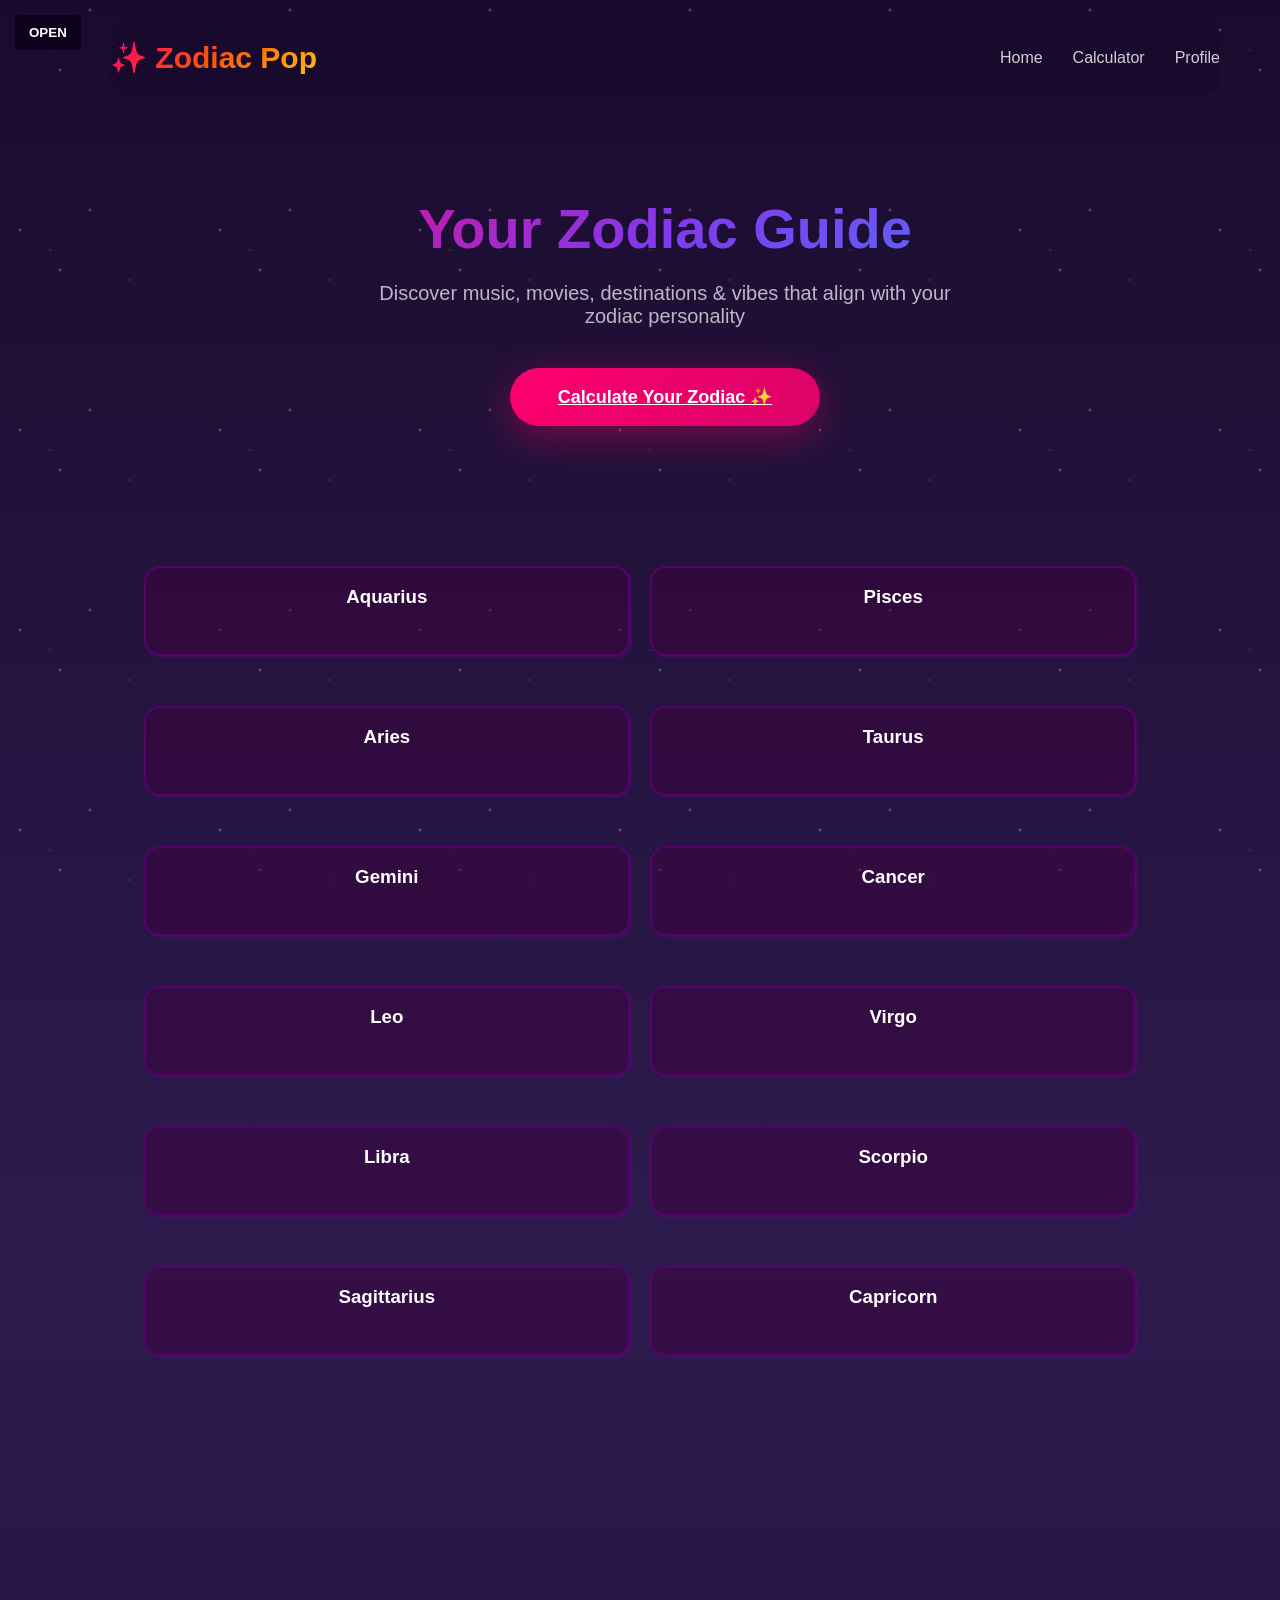
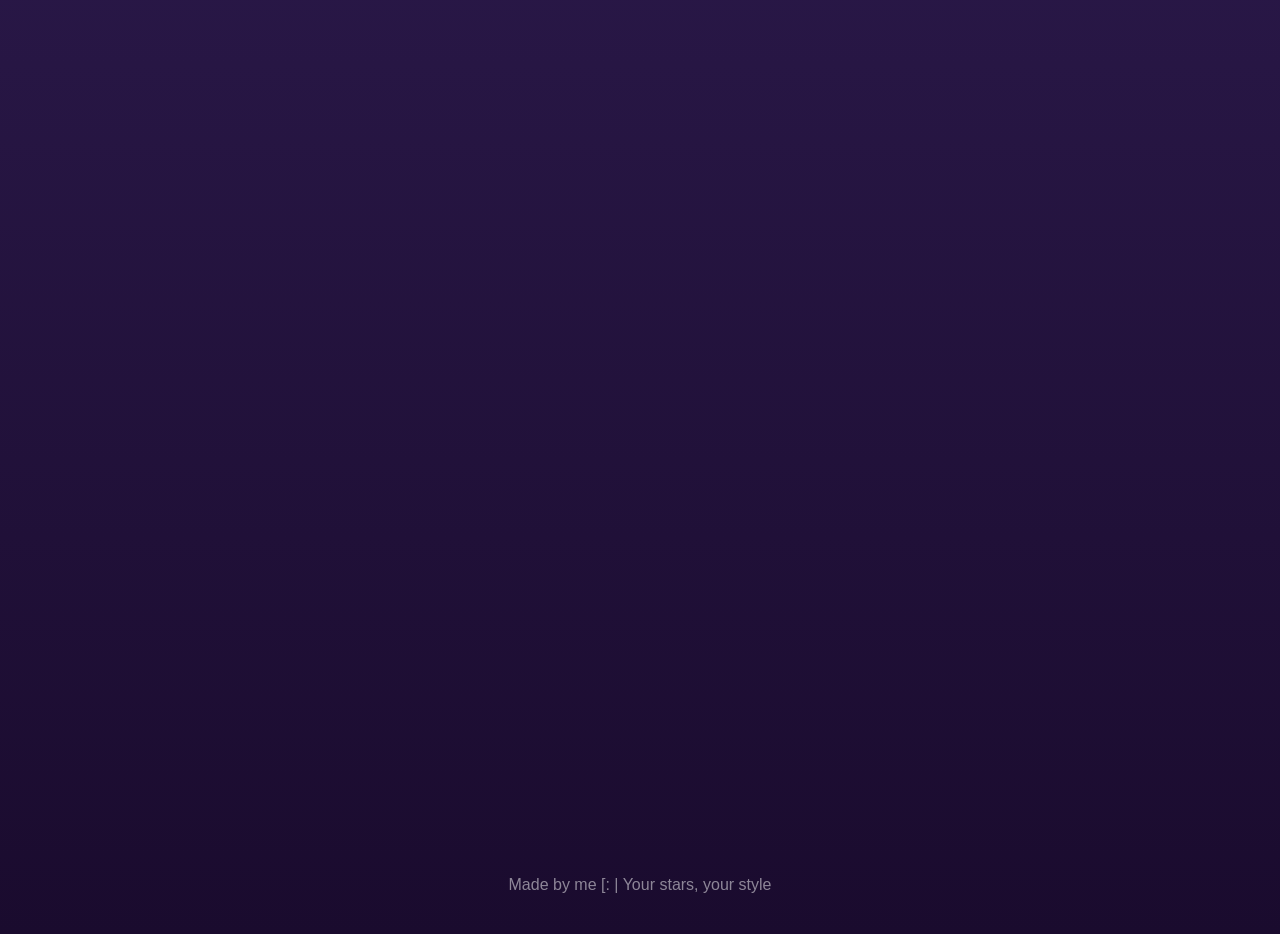
<file: index.html>
<!DOCTYPE html>
<html lang="en">
<head>
    <meta charset="UTF-8">
    <meta name="viewport" content="width=device-width, initial-scale=1.0">
    <title>Your Zodiac Pop Culture Guide</title>
    <link rel="stylesheet" href="styles.css">
    <link rel="stylesheet" href="sidebar.css">
</head>
<body>
    <div class="container">
        <!-- Navigation -->
        <nav>
            <div class="logo">✨ Zodiac Pop</div>
            <ul class="nav-links">
                <li><a href="index.html">Home</a></li>
                <li><a href="calculator2.html">Calculator</a></li>
                <li><a href = "profile.html">Profile</a></li>
            </ul>
        </nav>

        <!-- Hero Section -->
        <section class="hero">
            <h1>Your Zodiac Guide</h1>
            <p>Discover music, movies, destinations & vibes that align with your zodiac personality</p>
            <a href="calculator2.html" class="btn-primary">Calculate Your Zodiac ✨</a>
        </section>
    </div>

    <div class="sidebar">
        <a href="index.html">Home</a>
        <a href="calculator2.html">Calculator</a>
        <a href = "profile.html">Profile</a>
    </div>

    <button id="togglebutton" type="button" class="openbutton">OPEN</button>
    
    <div class="flex-container-index">
        <div class="flex-item">
            <h3>Aquarius</h3><br>
            <p class="popup-text">
                Aquarius is usually ahead of whatever is currently trending. They have strong opinions and don't need anyone to agree with them. They can come across as detached but they care more than they show. They get bored easily and move on fast.
            </p>
        </div>
        <div class="flex-item">
            <h3>Pisces</h3><br>
            <p class="popup-text">
                Pisces picks up on the energy in a room before anything is said. They feel things deeply and take on other people's emotions without realizing it. Creative, a little all over the place, and genuinely one of the most empathetic signs.
            </p>
        </div>
        <div class="flex-item">
            <h3>Aries</h3><br>
            <p class="popup-text">
                Aries moves fast and figures it out on the way. They are direct, sometimes impatient, and almost always the first person to say what everyone else is thinking. They bring a lot of energy to a room and they know it.
            </p>
        </div>
        <div class="flex-item">
            <h3>Taurus</h3><br>
            <p class="popup-text">
                Taurus knows what they like and they do not need to explain it. They take their time with everything and the end result is usually better for it. Reliable, a little stubborn, and genuinely good taste across the board.
            </p>
        </div>
        <div class="flex-item">
            <h3>Gemini</h3><br>
            <p class="popup-text">
                Gemini is interested in everything and everyone and it is completely genuine. They change their mind a lot because they are always taking in new information. Funny, quick, and way more thoughtful than people give them credit for.
            </p>
        </div>
        <div class="flex-item">
            <h3>Cancer</h3><br>
            <p class="popup-text">
                Cancer remembers everything. The conversation, the vibe, the small details nobody else noticed. They care a lot about the people in their life and they show it in quiet ways. The person you want around when something actually goes wrong.
            </p>
        </div>
        <div class="flex-item">
            <h3>Leo</h3><br>
            <p class="popup-text">
                Leo is warm, generous, and naturally draws people in. They have high standards and they apply them to themselves first. They like being recognized for the work they put in, which is fair because they actually put it in.
            </p>
        </div>
        <div class="flex-item">
            <h3>Virgo</h3><br>
            <p class="popup-text">
                Virgo notices the thing that is slightly off and usually does not say anything until the right moment. They think carefully before they speak and they mean what they say. High standards, good at most things, hard on themselves about it.
            </p>
        </div>
        <div class="flex-item">
            <h3>Libra</h3><br>
            <p class="popup-text">
                Libra has a good eye for most things. Music, fashion, people, how a room feels. They take a long time to make decisions because they genuinely see every side. Easy to be around and better at reading a situation than most people.
            </p>
        </div>
        <div class="flex-item">
            <h3>Scorpio</h3><br>
            <p class="popup-text">
                Scorpio picks up on things most people miss and keeps it to themselves. They are selective about who they trust and fully committed once they do. They do not do surface level in anything, music, friendships, opinions, none of it.
            </p>
        </div>
        <div class="flex-item">
            <h3>Sagittarius</h3><br>
            <p class="popup-text">
                Sagittarius is always onto the next thing. They get genuinely obsessed with something new every few months and mean it every time. Honest sometimes to a fault, hard to keep up with, and good at making any situation more interesting.
            </p>
        </div>
        <div class="flex-item">
            <h3>Capricorn</h3><br>
            <p class="popup-text">
                Capricorn is focused in a way that is hard to explain until you see it in action. They work quietly and take it seriously and they are usually further along than people realize. Funny when you get to know them but it takes a minute to get there.
            </p>
        </div>
    </div>


    <div class="content">
    </div>

    <footer>
        <p>Made by me [: | Your stars, your style</p>
    </footer>
<script src="javascript.js"></script>
</body>
</html>
</file>
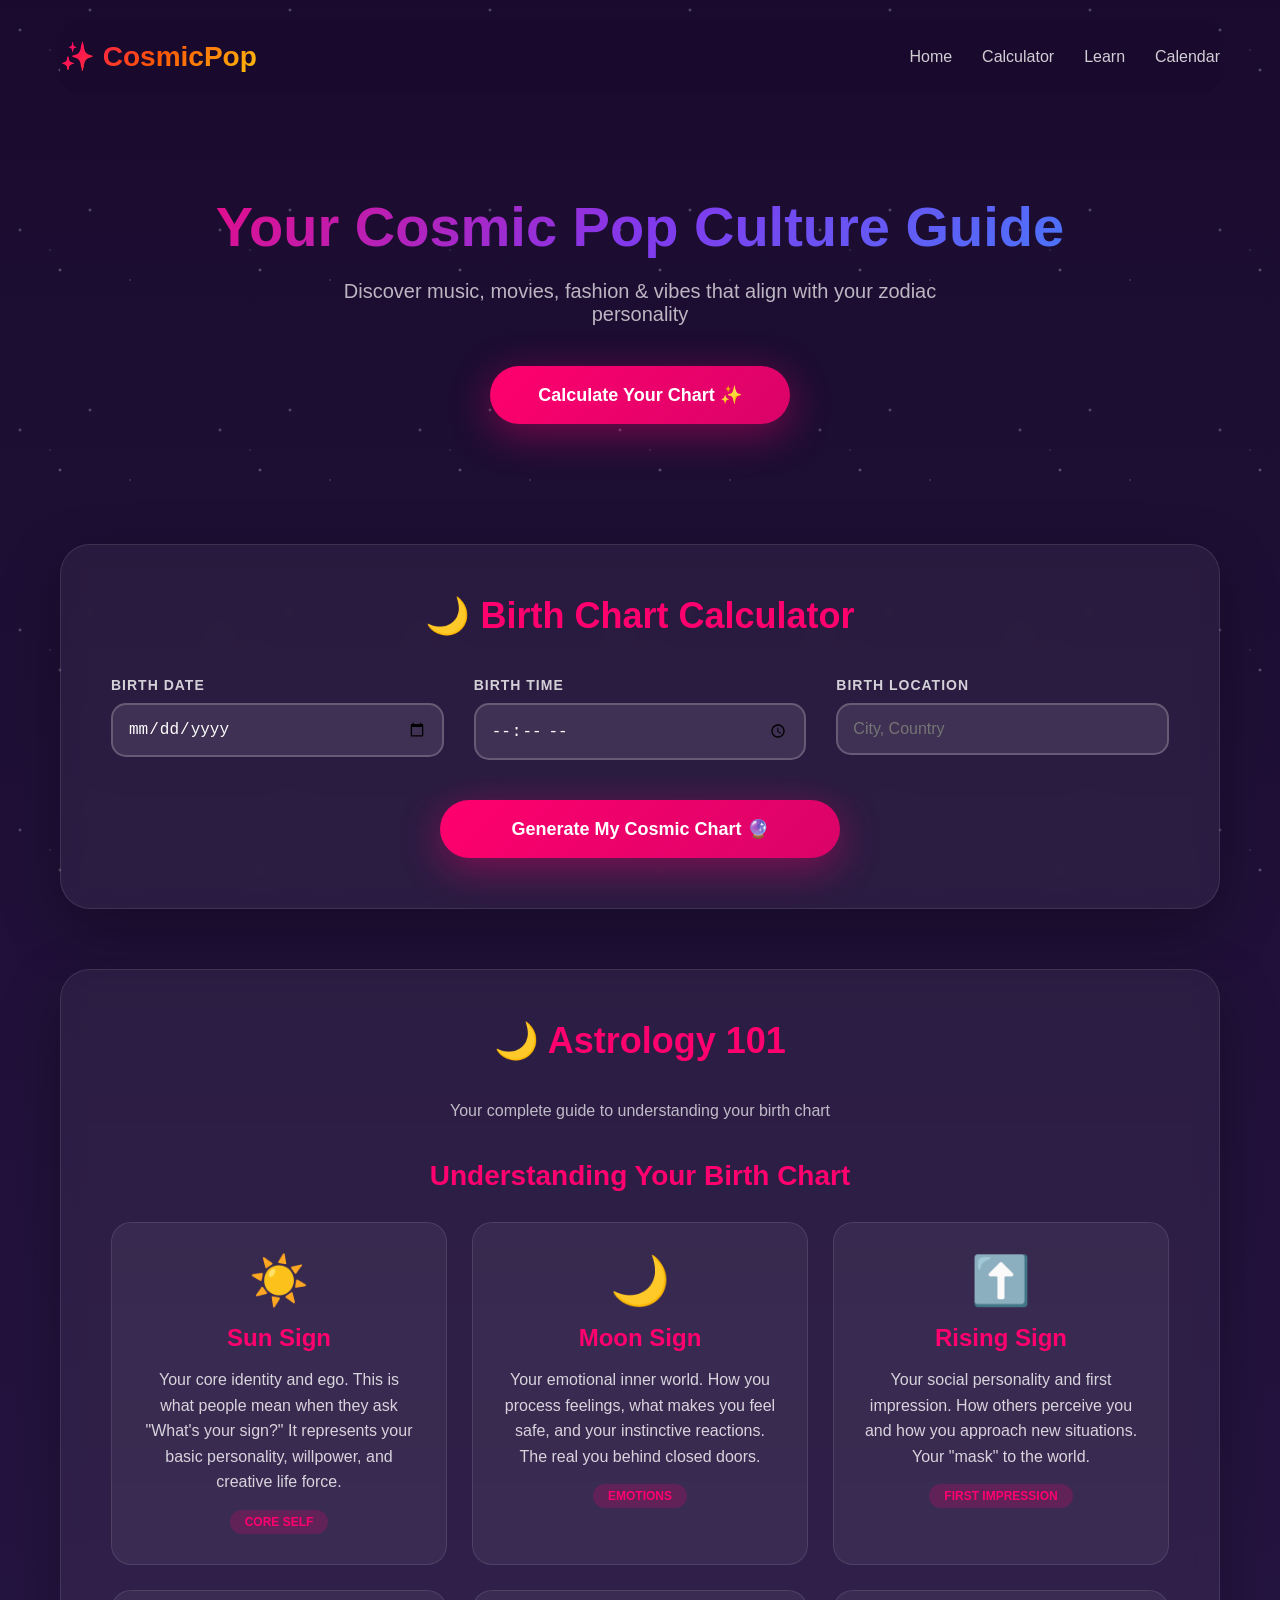
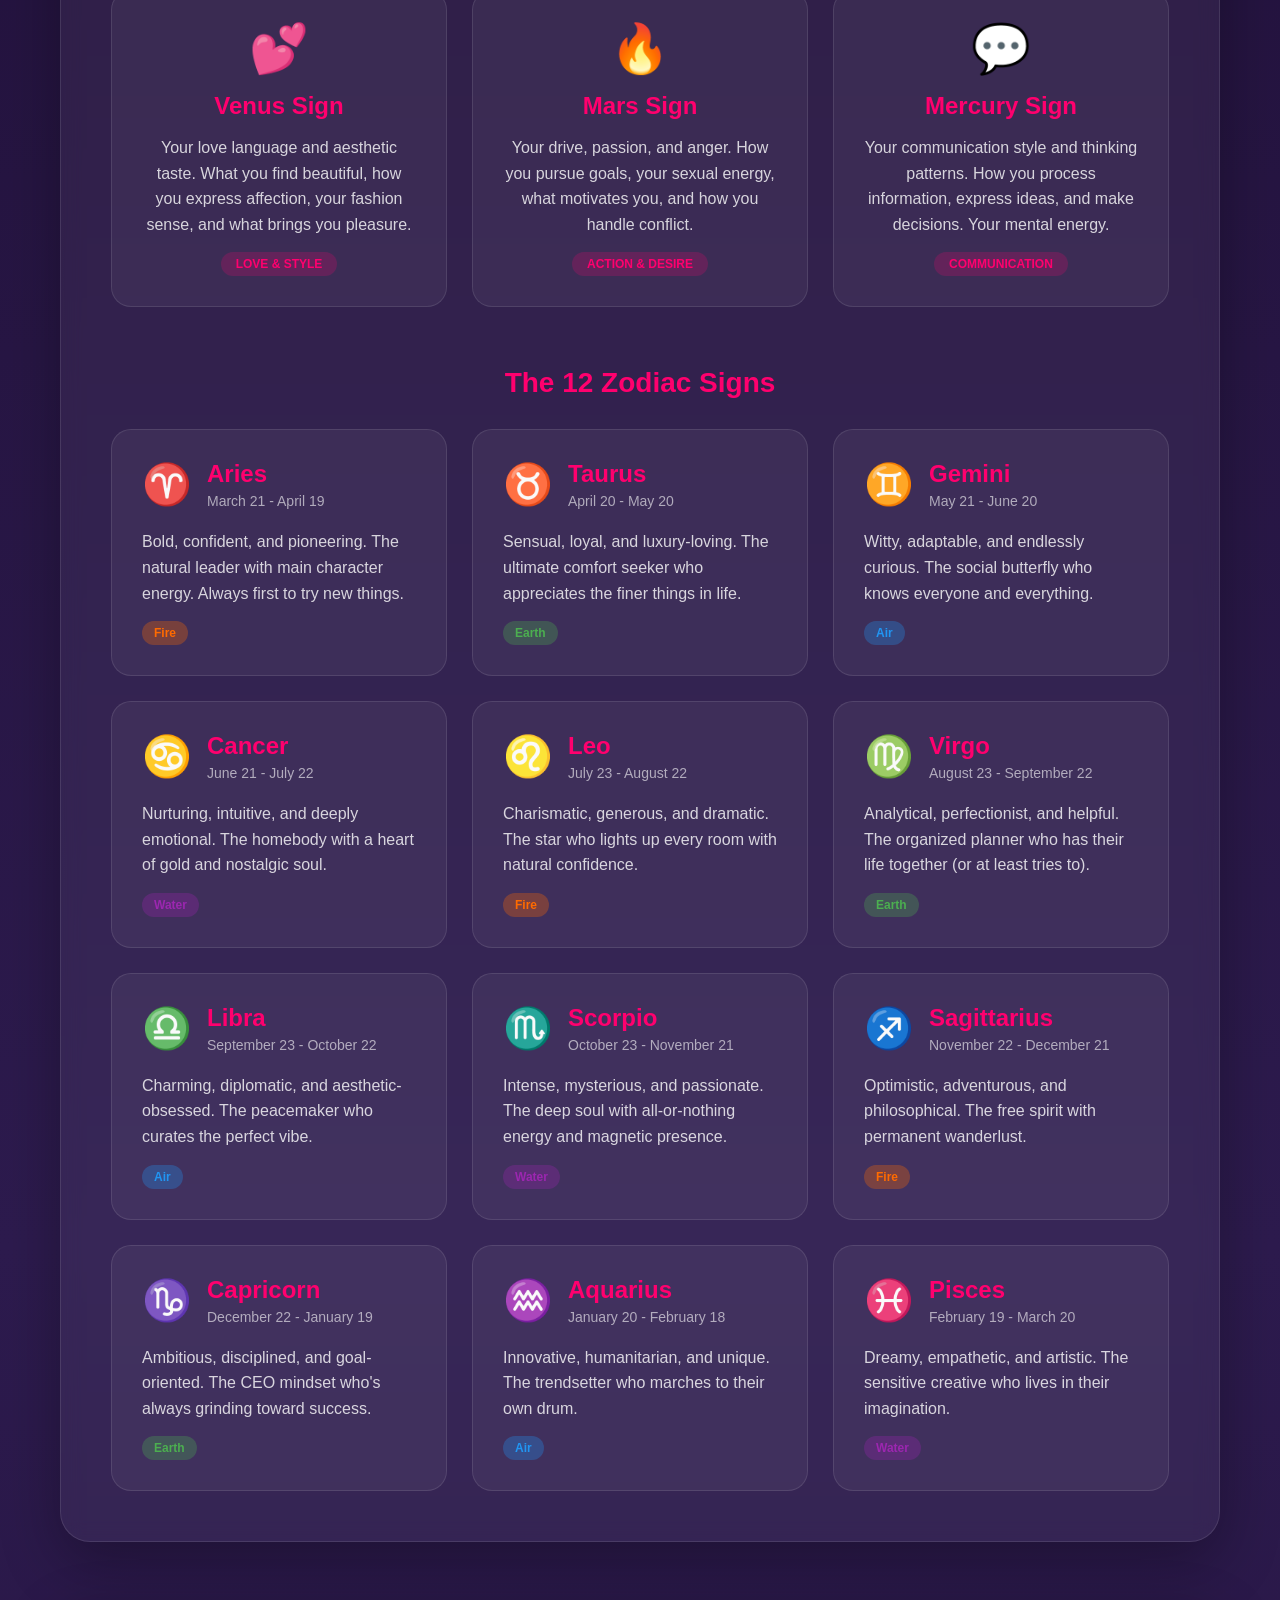
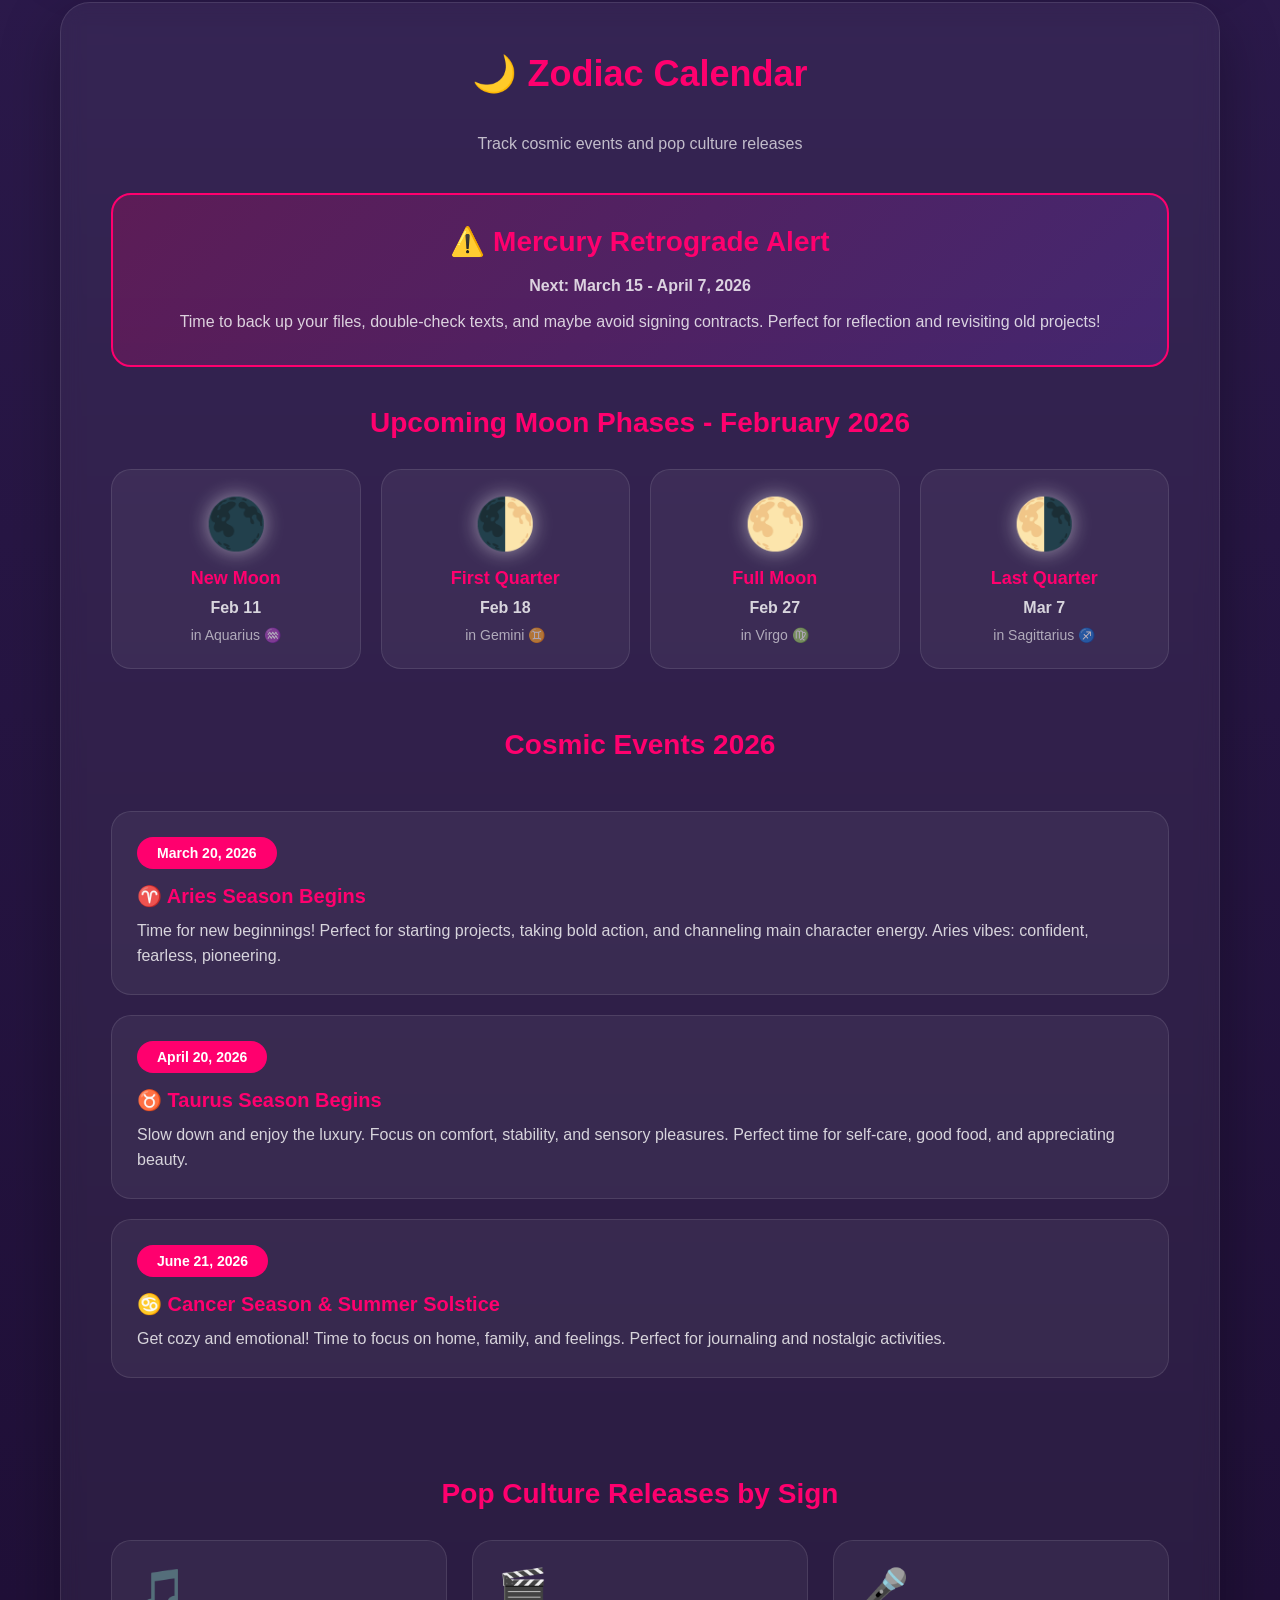
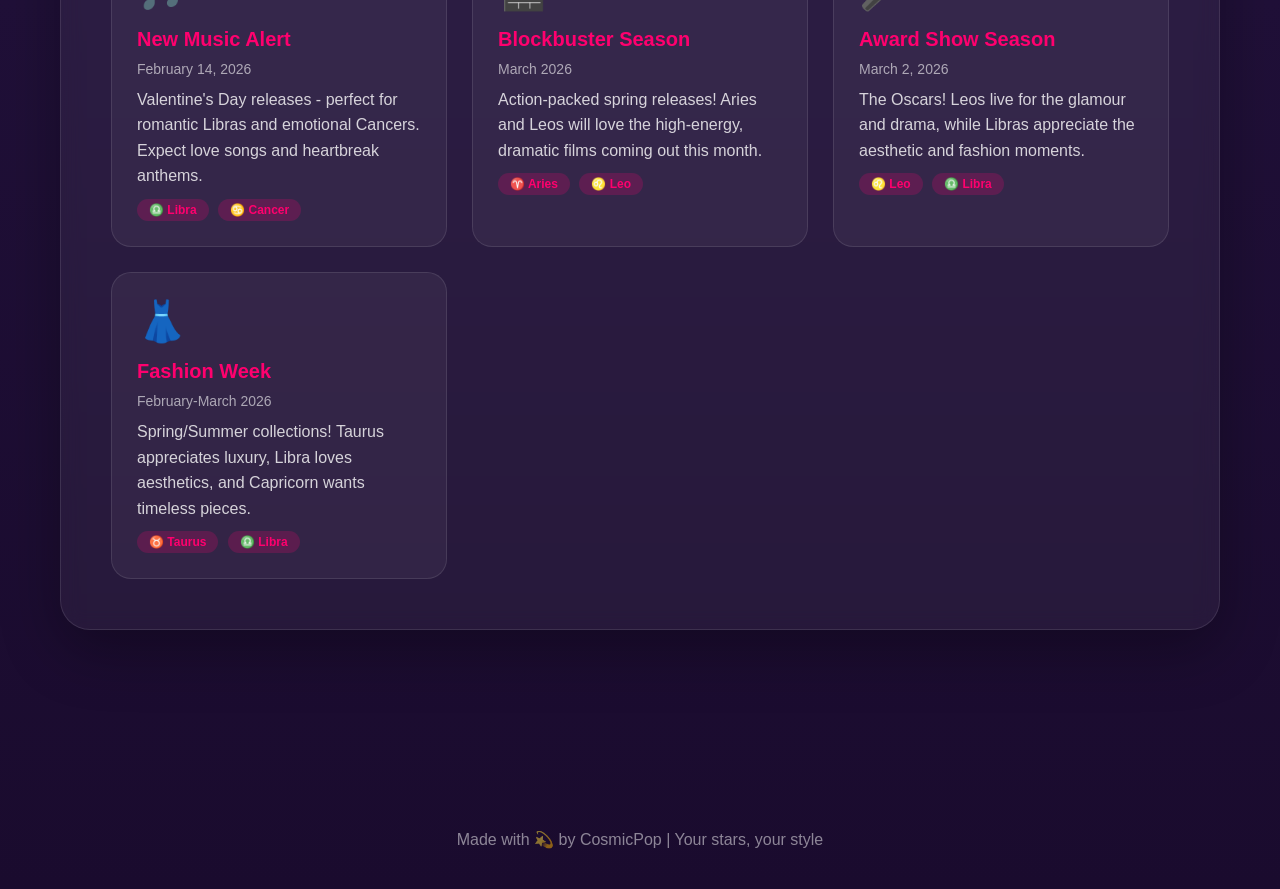
<file: Old Files/index.html>
<!DOCTYPE html>
<html lang="en">
<head>
    <meta charset="UTF-8">
    <meta name="viewport" content="width=device-width, initial-scale=1.0">
    <title>CosmicPop - Your Zodiac Pop Culture Guide</title>
    <style>
        * {
            margin: 0;
            padding: 0;
            box-sizing: border-box;
        }

        html {
            scroll-behavior: smooth;
        }

        body {
            font-family: -apple-system, BlinkMacSystemFont, 'Segoe UI', 'Roboto', sans-serif;
            background: linear-gradient(180deg, #1a0b2e 0%, #2d1b4e 50%, #1a0b2e 100%);
            color: #ffffff;
            min-height: 100vh;
            overflow-x: hidden;
        }

        /* Animated background stars */
        body::before {
            content: '';
            position: fixed;
            width: 100%;
            height: 100%;
            background-image: 
                radial-gradient(2px 2px at 20px 30px, #eee, transparent),
                radial-gradient(2px 2px at 60px 70px, #fff, transparent),
                radial-gradient(1px 1px at 50px 50px, #ddd, transparent),
                radial-gradient(1px 1px at 130px 80px, #fff, transparent),
                radial-gradient(2px 2px at 90px 10px, #eee, transparent);
            background-repeat: repeat;
            background-size: 200px 200px;
            opacity: 0.4;
            animation: stars 20s linear infinite;
            z-index: 0;
        }

        @keyframes stars {
            from { transform: translateY(0); }
            to { transform: translateY(-200px); }
        }

        /* Container */
        .container {
            position: relative;
            z-index: 1;
            max-width: 1200px;
            margin: 0 auto;
            padding: 20px;
        }

        /* Header/Nav */
        nav {
            display: flex;
            justify-content: space-between;
            align-items: center;
            padding: 20px 0;
            margin-bottom: 40px;
            position: sticky;
            top: 0;
            background: rgba(26, 11, 46, 0.9);
            backdrop-filter: blur(10px);
            z-index: 100;
            border-radius: 20px;
        }

        .logo {
            font-size: 28px;
            font-weight: 700;
            background: linear-gradient(135deg, #ff006e, #fb5607, #ffbe0b);
            -webkit-background-clip: text;
            -webkit-text-fill-color: transparent;
            background-clip: text;
        }

        .nav-links {
            display: flex;
            gap: 30px;
            list-style: none;
        }

        .nav-links a {
            color: rgba(255, 255, 255, 0.8);
            text-decoration: none;
            font-weight: 500;
            transition: all 0.3s;
        }

        .nav-links a:hover {
            color: #ff006e;
        }

        /* Hero Section */
        .hero {
            text-align: center;
            padding: 60px 20px;
            margin-bottom: 60px;
        }

        .hero h1 {
            font-size: 56px;
            font-weight: 800;
            margin-bottom: 20px;
            background: linear-gradient(135deg, #ff006e, #8338ec, #3a86ff);
            -webkit-background-clip: text;
            -webkit-text-fill-color: transparent;
            background-clip: text;
            line-height: 1.2;
        }

        .hero p {
            font-size: 20px;
            color: rgba(255, 255, 255, 0.7);
            margin-bottom: 40px;
            max-width: 600px;
            margin-left: auto;
            margin-right: auto;
        }

        /* Buttons */
        .btn-primary {
            background: linear-gradient(135deg, #ff006e, #d90368);
            color: white;
            border: none;
            padding: 18px 48px;
            font-size: 18px;
            font-weight: 600;
            border-radius: 50px;
            cursor: pointer;
            box-shadow: 0 10px 40px rgba(255, 0, 110, 0.4);
            transition: all 0.3s;
            display: inline-block;
        }

        .btn-primary:hover {
            transform: translateY(-3px);
            box-shadow: 0 15px 50px rgba(255, 0, 110, 0.6);
        }

        /* Section styling */
        .section {
            background: rgba(255, 255, 255, 0.05);
            backdrop-filter: blur(10px);
            border-radius: 30px;
            padding: 50px;
            margin-bottom: 60px;
            border: 1px solid rgba(255, 255, 255, 0.1);
            box-shadow: 0 20px 60px rgba(0, 0, 0, 0.3);
        }

        .section h2 {
            text-align: center;
            font-size: 36px;
            margin-bottom: 40px;
            color: #ff006e;
        }

        /* Calculator Section */
        .form-grid {
            display: grid;
            grid-template-columns: repeat(auto-fit, minmax(250px, 1fr));
            gap: 30px;
            margin-bottom: 40px;
        }

        .form-group {
            display: flex;
            flex-direction: column;
        }

        .form-group label {
            font-size: 14px;
            font-weight: 600;
            margin-bottom: 10px;
            color: rgba(255, 255, 255, 0.8);
            text-transform: uppercase;
            letter-spacing: 1px;
        }

        .form-group input {
            background: rgba(255, 255, 255, 0.1);
            border: 2px solid rgba(255, 255, 255, 0.2);
            border-radius: 15px;
            padding: 15px;
            color: white;
            font-size: 16px;
            transition: all 0.3s;
        }

        .form-group input:focus {
            outline: none;
            border-color: #ff006e;
            background: rgba(255, 255, 255, 0.15);
            box-shadow: 0 0 20px rgba(255, 0, 110, 0.3);
        }

        .btn-calculate {
            display: block;
            width: 100%;
            max-width: 400px;
            margin: 0 auto;
        }

        /* Results Section */
        .results-section {
            display: none;
            margin-top: 60px;
        }

        .results-section.active {
            display: block;
        }

        .chart-wheel {
            position: relative;
            width: 300px;
            height: 300px;
            margin: 0 auto 60px;
            border-radius: 50%;
            background: linear-gradient(135deg, rgba(255, 0, 110, 0.2), rgba(131, 56, 236, 0.2));
            border: 3px solid #ff006e;
            box-shadow: 0 0 60px rgba(255, 0, 110, 0.4), inset 0 0 40px rgba(255, 0, 110, 0.2);
            display: flex;
            align-items: center;
            justify-content: center;
            animation: glow 3s ease-in-out infinite;
        }

        @keyframes glow {
            0%, 100% { box-shadow: 0 0 60px rgba(255, 0, 110, 0.4), inset 0 0 40px rgba(255, 0, 110, 0.2); }
            50% { box-shadow: 0 0 80px rgba(255, 0, 110, 0.6), inset 0 0 60px rgba(255, 0, 110, 0.3); }
        }

        .chart-center {
            text-align: center;
        }

        .chart-center h3 {
            font-size: 24px;
            color: #ff006e;
            margin-bottom: 10px;
        }

        .signs-grid {
            display: grid;
            grid-template-columns: repeat(auto-fit, minmax(250px, 1fr));
            gap: 25px;
            margin-bottom: 50px;
        }

        .sign-card {
            background: rgba(255, 255, 255, 0.05);
            backdrop-filter: blur(10px);
            border-radius: 20px;
            padding: 30px;
            border: 1px solid rgba(255, 255, 255, 0.1);
            transition: all 0.3s;
            text-align: center;
        }

        .sign-card:hover {
            transform: translateY(-5px);
            border-color: #ff006e;
            box-shadow: 0 10px 40px rgba(255, 0, 110, 0.3);
        }

        .sign-icon {
            font-size: 48px;
            margin-bottom: 15px;
        }

        .sign-card h3 {
            font-size: 16px;
            color: rgba(255, 255, 255, 0.6);
            text-transform: uppercase;
            letter-spacing: 2px;
            margin-bottom: 10px;
        }

        .sign-card .sign-name {
            font-size: 28px;
            font-weight: 700;
            color: #ff006e;
            margin-bottom: 10px;
        }

        .sign-card .sign-date {
            font-size: 14px;
            color: rgba(255, 255, 255, 0.5);
        }

        /* Recommendations Section */
        .recommendations-section {
            margin-top: 60px;
        }

        .recommendations-section h2 {
            text-align: center;
            font-size: 36px;
            margin-bottom: 20px;
            color: #ff006e;
        }

        .recommendations-section > p {
            text-align: center;
            color: rgba(255, 255, 255, 0.7);
            margin-bottom: 40px;
        }

        .category-tabs {
            display: flex;
            justify-content: center;
            gap: 15px;
            flex-wrap: wrap;
            margin-bottom: 40px;
        }

        .tab-btn {
            background: rgba(255, 255, 255, 0.1);
            border: 2px solid rgba(255, 255, 255, 0.2);
            color: white;
            padding: 12px 30px;
            border-radius: 50px;
            cursor: pointer;
            font-weight: 600;
            transition: all 0.3s;
        }

        .tab-btn.active,
        .tab-btn:hover {
            background: linear-gradient(135deg, #ff006e, #d90368);
            border-color: #ff006e;
            box-shadow: 0 5px 20px rgba(255, 0, 110, 0.4);
        }

        .recommendations-grid {
            display: grid;
            grid-template-columns: repeat(auto-fit, minmax(280px, 1fr));
            gap: 25px;
        }

        .rec-card {
            background: rgba(255, 255, 255, 0.05);
            backdrop-filter: blur(10px);
            border-radius: 20px;
            padding: 25px;
            border: 1px solid rgba(255, 255, 255, 0.1);
            transition: all 0.3s;
        }

        .rec-card:hover {
            transform: translateY(-5px);
            border-color: #ff006e;
            box-shadow: 0 10px 40px rgba(255, 0, 110, 0.3);
        }

        .rec-icon {
            font-size: 40px;
            margin-bottom: 15px;
        }

        .rec-card h4 {
            font-size: 20px;
            margin-bottom: 10px;
            color: #ff006e;
        }

        .rec-card p {
            color: rgba(255, 255, 255, 0.7);
            line-height: 1.6;
            margin-bottom: 15px;
        }

        .rec-list {
            list-style: none;
            padding: 0;
        }

        .rec-list li {
            padding: 8px 0;
            color: rgba(255, 255, 255, 0.8);
            border-bottom: 1px solid rgba(255, 255, 255, 0.1);
        }

        .rec-list li:last-child {
            border-bottom: none;
        }

        /* Astrology 101 styles */
        .placements-grid {
            display: grid;
            grid-template-columns: repeat(auto-fit, minmax(250px, 1fr));
            gap: 25px;
            margin-bottom: 40px;
        }

        .placement-card {
            background: rgba(255, 255, 255, 0.05);
            border: 1px solid rgba(255, 255, 255, 0.1);
            border-radius: 20px;
            padding: 30px;
            transition: all 0.3s;
            text-align: center;
        }

        .placement-card:hover {
            transform: translateY(-5px);
            border-color: #ff006e;
            box-shadow: 0 10px 40px rgba(255, 0, 110, 0.3);
        }

        .placement-icon {
            font-size: 48px;
            margin-bottom: 15px;
        }

        .placement-card h3 {
            font-size: 24px;
            color: #ff006e;
            margin-bottom: 15px;
        }

        .placement-card p {
            color: rgba(255, 255, 255, 0.8);
            line-height: 1.6;
            margin-bottom: 15px;
        }

        .placement-tag {
            display: inline-block;
            background: rgba(255, 0, 110, 0.2);
            padding: 5px 15px;
            border-radius: 20px;
            font-size: 12px;
            color: #ff006e;
            font-weight: 600;
            text-transform: uppercase;
        }

        .zodiac-grid {
            display: grid;
            grid-template-columns: repeat(auto-fit, minmax(280px, 1fr));
            gap: 25px;
        }

        .zodiac-card {
            background: rgba(255, 255, 255, 0.05);
            border: 1px solid rgba(255, 255, 255, 0.1);
            border-radius: 20px;
            padding: 30px;
            transition: all 0.3s;
        }

        .zodiac-card:hover {
            transform: translateY(-5px);
            border-color: #ff006e;
            box-shadow: 0 10px 40px rgba(255, 0, 110, 0.3);
        }

        .zodiac-header {
            display: flex;
            align-items: center;
            gap: 15px;
            margin-bottom: 20px;
        }

        .zodiac-emoji {
            font-size: 40px;
        }

        .zodiac-info h3 {
            font-size: 24px;
            color: #ff006e;
            margin-bottom: 5px;
        }

        .zodiac-dates {
            font-size: 14px;
            color: rgba(255, 255, 255, 0.6);
        }

        .zodiac-traits {
            color: rgba(255, 255, 255, 0.8);
            line-height: 1.6;
            margin-bottom: 15px;
        }

        .element-badge {
            display: inline-block;
            padding: 5px 12px;
            border-radius: 15px;
            font-size: 12px;
            font-weight: 600;
            margin-right: 8px;
        }

        .fire { background: rgba(255, 107, 0, 0.3); color: #ff6b00; }
        .earth { background: rgba(76, 175, 80, 0.3); color: #4caf50; }
        .air { background: rgba(33, 150, 243, 0.3); color: #2196f3; }
        .water { background: rgba(156, 39, 176, 0.3); color: #9c27b0; }

        /* Calendar styles */
        .moon-phases {
            display: grid;
            grid-template-columns: repeat(auto-fit, minmax(200px, 1fr));
            gap: 20px;
            margin-bottom: 30px;
        }

        .moon-card {
            background: rgba(255, 255, 255, 0.05);
            border: 1px solid rgba(255, 255, 255, 0.1);
            border-radius: 20px;
            padding: 25px;
            text-align: center;
            transition: all 0.3s;
        }

        .moon-card:hover {
            transform: translateY(-5px);
            border-color: #ff006e;
            box-shadow: 0 10px 40px rgba(255, 0, 110, 0.3);
        }

        .moon-icon {
            font-size: 50px;
            margin-bottom: 15px;
            filter: drop-shadow(0 0 10px rgba(255, 255, 255, 0.5));
        }

        .moon-card h3 {
            font-size: 18px;
            color: #ff006e;
            margin-bottom: 10px;
        }

        .moon-date {
            font-size: 16px;
            color: rgba(255, 255, 255, 0.8);
            margin-bottom: 10px;
            font-weight: 600;
        }

        .moon-sign {
            font-size: 14px;
            color: rgba(255, 255, 255, 0.6);
        }

        .mercury-alert {
            background: linear-gradient(135deg, rgba(255, 0, 110, 0.2), rgba(131, 56, 236, 0.2));
            border: 2px solid #ff006e;
            border-radius: 20px;
            padding: 30px;
            text-align: center;
            margin-bottom: 30px;
        }

        .mercury-alert h3 {
            font-size: 28px;
            color: #ff006e;
            margin-bottom: 15px;
        }

        .mercury-alert p {
            font-size: 16px;
            color: rgba(255, 255, 255, 0.8);
            line-height: 1.6;
        }

        .timeline {
            position: relative;
            padding: 20px 0;
        }

        .timeline-item {
            background: rgba(255, 255, 255, 0.05);
            border: 1px solid rgba(255, 255, 255, 0.1);
            border-radius: 20px;
            padding: 25px;
            margin-bottom: 20px;
            position: relative;
            transition: all 0.3s;
        }

        .timeline-item:hover {
            border-color: #ff006e;
            box-shadow: 0 5px 20px rgba(255, 0, 110, 0.3);
        }

        .timeline-date {
            display: inline-block;
            background: #ff006e;
            padding: 8px 20px;
            border-radius: 20px;
            font-weight: 600;
            font-size: 14px;
            margin-bottom: 15px;
        }

        .timeline-content h4 {
            font-size: 20px;
            color: #ff006e;
            margin-bottom: 10px;
        }

        .timeline-content p {
            color: rgba(255, 255, 255, 0.8);
            line-height: 1.6;
        }

        .pop-culture-releases {
            display: grid;
            grid-template-columns: repeat(auto-fit, minmax(300px, 1fr));
            gap: 25px;
        }

        .release-card {
            background: rgba(255, 255, 255, 0.05);
            border: 1px solid rgba(255, 255, 255, 0.1);
            border-radius: 20px;
            padding: 25px;
            transition: all 0.3s;
        }

        .release-card:hover {
            transform: translateY(-5px);
            border-color: #ff006e;
            box-shadow: 0 10px 40px rgba(255, 0, 110, 0.3);
        }

        .release-icon {
            font-size: 40px;
            margin-bottom: 15px;
        }

        .release-card h4 {
            font-size: 20px;
            color: #ff006e;
            margin-bottom: 10px;
        }

        .release-card .date {
            font-size: 14px;
            color: rgba(255, 255, 255, 0.6);
            margin-bottom: 10px;
        }

        .release-card p {
            color: rgba(255, 255, 255, 0.8);
            line-height: 1.6;
        }

        .sign-badge {
            display: inline-block;
            background: rgba(255, 0, 110, 0.2);
            padding: 4px 12px;
            border-radius: 15px;
            font-size: 12px;
            color: #ff006e;
            font-weight: 600;
            margin-top: 10px;
            margin-right: 5px;
        }

        /* Footer */
        footer {
            text-align: center;
            padding: 40px 20px;
            margin-top: 80px;
            color: rgba(255, 255, 255, 0.5);
        }

        /* Responsive */
        @media (max-width: 768px) {
            .hero h1 {
                font-size: 36px;
            }

            .section {
                padding: 30px 20px;
            }

            .nav-links {
                display: none;
            }

            .chart-wheel {
                width: 250px;
                height: 250px;
            }
        }
    </style>
</head>
<body>
    <div class="container">
        <!-- Navigation -->
        <nav>
            <div class="logo">✨ CosmicPop</div>
            <ul class="nav-links">
                <li><a href="#home">Home</a></li>
                <li><a href="#calculator">Calculator</a></li>
                <li><a href="#learn">Learn</a></li>
                <li><a href="#calendar">Calendar</a></li>
            </ul>
        </nav>

        <!-- Hero Section -->
        <section class="hero" id="home">
            <h1>Your Cosmic Pop Culture Guide</h1>
            <p>Discover music, movies, fashion & vibes that align with your zodiac personality</p>
            <button class="btn-primary" onclick="scrollToCalculator()">Calculate Your Chart ✨</button>
        </section>

        <!-- Calculator Section -->
        <section class="section" id="calculator">
            <h2>🌙 Birth Chart Calculator</h2>
            <form id="birthChartForm" onsubmit="calculateChart(event)">
                <div class="form-grid">
                    <div class="form-group">
                        <label for="birthdate">Birth Date</label>
                        <input type="date" id="birthdate" required>
                    </div>
                    <div class="form-group">
                        <label for="birthtime">Birth Time</label>
                        <input type="time" id="birthtime" required>
                    </div>
                    <div class="form-group">
                        <label for="location">Birth Location</label>
                        <input type="text" id="location" placeholder="City, Country" required>
                    </div>
                </div>
                <button type="submit" class="btn-primary btn-calculate">Generate My Cosmic Chart 🔮</button>
            </form>

            <!-- Results -->
            <div class="results-section" id="results">
                <div class="chart-wheel">
                    <div class="chart-center">
                        <h3>Your Chart</h3>
                        <p id="chartSummary"></p>
                    </div>
                </div>

                <div class="signs-grid">
                    <div class="sign-card">
                        <div class="sign-icon">☀️</div>
                        <h3>Sun Sign</h3>
                        <div class="sign-name" id="sunSign">---</div>
                        <div class="sign-date" id="sunDate"></div>
                    </div>
                    <div class="sign-card">
                        <div class="sign-icon">🌙</div>
                        <h3>Moon Sign</h3>
                        <div class="sign-name" id="moonSign">---</div>
                        <div class="sign-date" id="moonDate"></div>
                    </div>
                    <div class="sign-card">
                        <div class="sign-icon">⬆️</div>
                        <h3>Rising Sign</h3>
                        <div class="sign-name" id="risingSign">---</div>
                        <div class="sign-date" id="risingDate"></div>
                    </div>
                    <div class="sign-card">
                        <div class="sign-icon">💕</div>
                        <h3>Venus Sign</h3>
                        <div class="sign-name" id="venusSign">---</div>
                        <div class="sign-date" id="venusDate"></div>
                    </div>
                </div>

                <!-- Recommendations -->
                <div class="recommendations-section">
                    <h2>Your Pop Culture Matches</h2>
                    <p>Based on your <span id="mainSign"></span> sun sign</p>

                    <div class="category-tabs">
                        <button class="tab-btn active" onclick="showCategory('all')">All</button>
                        <button class="tab-btn" onclick="showCategory('music')">🎵 Music</button>
                        <button class="tab-btn" onclick="showCategory('movies')">🎬 Movies</button>
                        <button class="tab-btn" onclick="showCategory('fashion')">👗 Fashion</button>
                        <button class="tab-btn" onclick="showCategory('vibes')">✨ Vibes</button>
                    </div>

                    <div class="recommendations-grid" id="recommendationsGrid">
                        <!-- Recommendations will be populated by JavaScript -->
                    </div>
                </div>
            </div>
        </section>

        <!-- Astrology 101 Section -->
        <section class="section" id="learn">
            <h2>🌙 Astrology 101</h2>
            <p style="text-align: center; color: rgba(255, 255, 255, 0.7); margin-bottom: 40px;">Your complete guide to understanding your birth chart</p>

            <h3 style="color: #ff006e; font-size: 28px; margin-bottom: 30px; text-align: center;">Understanding Your Birth Chart</h3>
            <div class="placements-grid">
                <div class="placement-card">
                    <div class="placement-icon">☀️</div>
                    <h3>Sun Sign</h3>
                    <p>Your core identity and ego. This is what people mean when they ask "What's your sign?" It represents your basic personality, willpower, and creative life force.</p>
                    <span class="placement-tag">Core Self</span>
                </div>

                <div class="placement-card">
                    <div class="placement-icon">🌙</div>
                    <h3>Moon Sign</h3>
                    <p>Your emotional inner world. How you process feelings, what makes you feel safe, and your instinctive reactions. The real you behind closed doors.</p>
                    <span class="placement-tag">Emotions</span>
                </div>

                <div class="placement-card">
                    <div class="placement-icon">⬆️</div>
                    <h3>Rising Sign</h3>
                    <p>Your social personality and first impression. How others perceive you and how you approach new situations. Your "mask" to the world.</p>
                    <span class="placement-tag">First Impression</span>
                </div>

                <div class="placement-card">
                    <div class="placement-icon">💕</div>
                    <h3>Venus Sign</h3>
                    <p>Your love language and aesthetic taste. What you find beautiful, how you express affection, your fashion sense, and what brings you pleasure.</p>
                    <span class="placement-tag">Love & Style</span>
                </div>

                <div class="placement-card">
                    <div class="placement-icon">🔥</div>
                    <h3>Mars Sign</h3>
                    <p>Your drive, passion, and anger. How you pursue goals, your sexual energy, what motivates you, and how you handle conflict.</p>
                    <span class="placement-tag">Action & Desire</span>
                </div>

                <div class="placement-card">
                    <div class="placement-icon">💬</div>
                    <h3>Mercury Sign</h3>
                    <p>Your communication style and thinking patterns. How you process information, express ideas, and make decisions. Your mental energy.</p>
                    <span class="placement-tag">Communication</span>
                </div>
            </div>

            <h3 style="color: #ff006e; font-size: 28px; margin: 60px 0 30px; text-align: center;">The 12 Zodiac Signs</h3>
            <div class="zodiac-grid">
                <div class="zodiac-card">
                    <div class="zodiac-header">
                        <div class="zodiac-emoji">♈</div>
                        <div class="zodiac-info">
                            <h3>Aries</h3>
                            <div class="zodiac-dates">March 21 - April 19</div>
                        </div>
                    </div>
                    <p class="zodiac-traits">Bold, confident, and pioneering. The natural leader with main character energy. Always first to try new things.</p>
                    <span class="element-badge fire">Fire</span>
                </div>

                <div class="zodiac-card">
                    <div class="zodiac-header">
                        <div class="zodiac-emoji">♉</div>
                        <div class="zodiac-info">
                            <h3>Taurus</h3>
                            <div class="zodiac-dates">April 20 - May 20</div>
                        </div>
                    </div>
                    <p class="zodiac-traits">Sensual, loyal, and luxury-loving. The ultimate comfort seeker who appreciates the finer things in life.</p>
                    <span class="element-badge earth">Earth</span>
                </div>

                <div class="zodiac-card">
                    <div class="zodiac-header">
                        <div class="zodiac-emoji">♊</div>
                        <div class="zodiac-info">
                            <h3>Gemini</h3>
                            <div class="zodiac-dates">May 21 - June 20</div>
                        </div>
                    </div>
                    <p class="zodiac-traits">Witty, adaptable, and endlessly curious. The social butterfly who knows everyone and everything.</p>
                    <span class="element-badge air">Air</span>
                </div>

                <div class="zodiac-card">
                    <div class="zodiac-header">
                        <div class="zodiac-emoji">♋</div>
                        <div class="zodiac-info">
                            <h3>Cancer</h3>
                            <div class="zodiac-dates">June 21 - July 22</div>
                        </div>
                    </div>
                    <p class="zodiac-traits">Nurturing, intuitive, and deeply emotional. The homebody with a heart of gold and nostalgic soul.</p>
                    <span class="element-badge water">Water</span>
                </div>

                <div class="zodiac-card">
                    <div class="zodiac-header">
                        <div class="zodiac-emoji">♌</div>
                        <div class="zodiac-info">
                            <h3>Leo</h3>
                            <div class="zodiac-dates">July 23 - August 22</div>
                        </div>
                    </div>
                    <p class="zodiac-traits">Charismatic, generous, and dramatic. The star who lights up every room with natural confidence.</p>
                    <span class="element-badge fire">Fire</span>
                </div>

                <div class="zodiac-card">
                    <div class="zodiac-header">
                        <div class="zodiac-emoji">♍</div>
                        <div class="zodiac-info">
                            <h3>Virgo</h3>
                            <div class="zodiac-dates">August 23 - September 22</div>
                        </div>
                    </div>
                    <p class="zodiac-traits">Analytical, perfectionist, and helpful. The organized planner who has their life together (or at least tries to).</p>
                    <span class="element-badge earth">Earth</span>
                </div>

                <div class="zodiac-card">
                    <div class="zodiac-header">
                        <div class="zodiac-emoji">♎</div>
                        <div class="zodiac-info">
                            <h3>Libra</h3>
                            <div class="zodiac-dates">September 23 - October 22</div>
                        </div>
                    </div>
                    <p class="zodiac-traits">Charming, diplomatic, and aesthetic-obsessed. The peacemaker who curates the perfect vibe.</p>
                    <span class="element-badge air">Air</span>
                </div>

                <div class="zodiac-card">
                    <div class="zodiac-header">
                        <div class="zodiac-emoji">♏</div>
                        <div class="zodiac-info">
                            <h3>Scorpio</h3>
                            <div class="zodiac-dates">October 23 - November 21</div>
                        </div>
                    </div>
                    <p class="zodiac-traits">Intense, mysterious, and passionate. The deep soul with all-or-nothing energy and magnetic presence.</p>
                    <span class="element-badge water">Water</span>
                </div>

                <div class="zodiac-card">
                    <div class="zodiac-header">
                        <div class="zodiac-emoji">♐</div>
                        <div class="zodiac-info">
                            <h3>Sagittarius</h3>
                            <div class="zodiac-dates">November 22 - December 21</div>
                        </div>
                    </div>
                    <p class="zodiac-traits">Optimistic, adventurous, and philosophical. The free spirit with permanent wanderlust.</p>
                    <span class="element-badge fire">Fire</span>
                </div>

                <div class="zodiac-card">
                    <div class="zodiac-header">
                        <div class="zodiac-emoji">♑</div>
                        <div class="zodiac-info">
                            <h3>Capricorn</h3>
                            <div class="zodiac-dates">December 22 - January 19</div>
                        </div>
                    </div>
                    <p class="zodiac-traits">Ambitious, disciplined, and goal-oriented. The CEO mindset who's always grinding toward success.</p>
                    <span class="element-badge earth">Earth</span>
                </div>

                <div class="zodiac-card">
                    <div class="zodiac-header">
                        <div class="zodiac-emoji">♒</div>
                        <div class="zodiac-info">
                            <h3>Aquarius</h3>
                            <div class="zodiac-dates">January 20 - February 18</div>
                        </div>
                    </div>
                    <p class="zodiac-traits">Innovative, humanitarian, and unique. The trendsetter who marches to their own drum.</p>
                    <span class="element-badge air">Air</span>
                </div>

                <div class="zodiac-card">
                    <div class="zodiac-header">
                        <div class="zodiac-emoji">♓</div>
                        <div class="zodiac-info">
                            <h3>Pisces</h3>
                            <div class="zodiac-dates">February 19 - March 20</div>
                        </div>
                    </div>
                    <p class="zodiac-traits">Dreamy, empathetic, and artistic. The sensitive creative who lives in their imagination.</p>
                    <span class="element-badge water">Water</span>
                </div>
            </div>
        </section>

        <!-- Calendar Section -->
        <section class="section" id="calendar">
            <h2>🌙 Zodiac Calendar</h2>
            <p style="text-align: center; color: rgba(255, 255, 255, 0.7); margin-bottom: 40px;">Track cosmic events and pop culture releases</p>

            <!-- Mercury Retrograde -->
            <div class="mercury-alert">
                <h3>⚠️ Mercury Retrograde Alert</h3>
                <p><strong>Next: March 15 - April 7, 2026</strong></p>
                <p style="margin-top: 10px;">Time to back up your files, double-check texts, and maybe avoid signing contracts. Perfect for reflection and revisiting old projects!</p>
            </div>

            <!-- Moon Phases -->
            <h3 style="color: #ff006e; font-size: 28px; margin: 40px 0 30px; text-align: center;">Upcoming Moon Phases - February 2026</h3>
            <div class="moon-phases">
                <div class="moon-card">
                    <div class="moon-icon">🌑</div>
                    <h3>New Moon</h3>
                    <div class="moon-date">Feb 11</div>
                    <div class="moon-sign">in Aquarius ♒</div>
                </div>

                <div class="moon-card">
                    <div class="moon-icon">🌓</div>
                    <h3>First Quarter</h3>
                    <div class="moon-date">Feb 18</div>
                    <div class="moon-sign">in Gemini ♊</div>
                </div>

                <div class="moon-card">
                    <div class="moon-icon">🌕</div>
                    <h3>Full Moon</h3>
                    <div class="moon-date">Feb 27</div>
                    <div class="moon-sign">in Virgo ♍</div>
                </div>

                <div class="moon-card">
                    <div class="moon-icon">🌗</div>
                    <h3>Last Quarter</h3>
                    <div class="moon-date">Mar 7</div>
                    <div class="moon-sign">in Sagittarius ♐</div>
                </div>
            </div>

            <!-- Cosmic Events -->
            <h3 style="color: #ff006e; font-size: 28px; margin: 60px 0 30px; text-align: center;">Cosmic Events 2026</h3>
            <div class="timeline">
                <div class="timeline-item">
                    <span class="timeline-date">March 20, 2026</span>
                    <div class="timeline-content">
                        <h4>♈ Aries Season Begins</h4>
                        <p>Time for new beginnings! Perfect for starting projects, taking bold action, and channeling main character energy. Aries vibes: confident, fearless, pioneering.</p>
                    </div>
                </div>

                <div class="timeline-item">
                    <span class="timeline-date">April 20, 2026</span>
                    <div class="timeline-content">
                        <h4>♉ Taurus Season Begins</h4>
                        <p>Slow down and enjoy the luxury. Focus on comfort, stability, and sensory pleasures. Perfect time for self-care, good food, and appreciating beauty.</p>
                    </div>
                </div>

                <div class="timeline-item">
                    <span class="timeline-date">June 21, 2026</span>
                    <div class="timeline-content">
                        <h4>♋ Cancer Season & Summer Solstice</h4>
                        <p>Get cozy and emotional! Time to focus on home, family, and feelings. Perfect for journaling and nostalgic activities.</p>
                    </div>
                </div>
            </div>

            <!-- Pop Culture Releases -->
            <h3 style="color: #ff006e; font-size: 28px; margin: 60px 0 30px; text-align: center;">Pop Culture Releases by Sign</h3>
            <div class="pop-culture-releases">
                <div class="release-card">
                    <div class="release-icon">🎵</div>
                    <h4>New Music Alert</h4>
                    <div class="date">February 14, 2026</div>
                    <p>Valentine's Day releases - perfect for romantic Libras and emotional Cancers. Expect love songs and heartbreak anthems.</p>
                    <span class="sign-badge">♎ Libra</span>
                    <span class="sign-badge">♋ Cancer</span>
                </div>

                <div class="release-card">
                    <div class="release-icon">🎬</div>
                    <h4>Blockbuster Season</h4>
                    <div class="date">March 2026</div>
                    <p>Action-packed spring releases! Aries and Leos will love the high-energy, dramatic films coming out this month.</p>
                    <span class="sign-badge">♈ Aries</span>
                    <span class="sign-badge">♌ Leo</span>
                </div>

                <div class="release-card">
                    <div class="release-icon">🎤</div>
                    <h4>Award Show Season</h4>
                    <div class="date">March 2, 2026</div>
                    <p>The Oscars! Leos live for the glamour and drama, while Libras appreciate the aesthetic and fashion moments.</p>
                    <span class="sign-badge">♌ Leo</span>
                    <span class="sign-badge">♎ Libra</span>
                </div>

                <div class="release-card">
                    <div class="release-icon">👗</div>
                    <h4>Fashion Week</h4>
                    <div class="date">February-March 2026</div>
                    <p>Spring/Summer collections! Taurus appreciates luxury, Libra loves aesthetics, and Capricorn wants timeless pieces.</p>
                    <span class="sign-badge">♉ Taurus</span>
                    <span class="sign-badge">♎ Libra</span>
                </div>
            </div>
        </section>
    </div>

    <footer>
        <p>Made with 💫 by CosmicPop | Your stars, your style</p>
    </footer>

    <script>
        // Zodiac sign data with date ranges
        const zodiacSigns = [
            { name: 'Capricorn', start: [12, 22], end: [1, 19], emoji: '♑' },
            { name: 'Aquarius', start: [1, 20], end: [2, 18], emoji: '♒' },
            { name: 'Pisces', start: [2, 19], end: [3, 20], emoji: '♓' },
            { name: 'Aries', start: [3, 21], end: [4, 19], emoji: '♈' },
            { name: 'Taurus', start: [4, 20], end: [5, 20], emoji: '♉' },
            { name: 'Gemini', start: [5, 21], end: [6, 20], emoji: '♊' },
            { name: 'Cancer', start: [6, 21], end: [7, 22], emoji: '♋' },
            { name: 'Leo', start: [7, 23], end: [8, 22], emoji: '♌' },
            { name: 'Virgo', start: [8, 23], end: [9, 22], emoji: '♍' },
            { name: 'Libra', start: [9, 23], end: [10, 22], emoji: '♎' },
            { name: 'Scorpio', start: [10, 23], end: [11, 21], emoji: '♏' },
            { name: 'Sagittarius', start: [11, 22], end: [12, 21], emoji: '♐' }
        ];

        // Pop culture recommendations for each sign
        const recommendations = {
            Aries: {
                music: ['High-energy pop', 'Rock', 'Dua Lipa', 'Olivia Rodrigo', 'Hype playlists'],
                movies: ['Action films', 'Fast & Furious', 'Marvel movies', 'Hunger Games'],
                fashion: ['Bold colors', 'Athleisure', 'Statement sneakers', 'Red everything'],
                vibes: ['Confident boss energy', 'Adventurous', 'Competitive', 'Trailblazer']
            },
            Taurus: {
                music: ['R&B', 'SZA', 'Frank Ocean', 'Chill vibes', 'Sensual playlists'],
                movies: ['Romantic dramas', 'The Notebook', 'Chef', 'Food documentaries'],
                fashion: ['Luxury basics', 'Earth tones', 'Cozy textures', 'Designer bags'],
                vibes: ['Comfort first', 'Luxurious', 'Nature lover', 'Foodie aesthetic']
            },
            Gemini: {
                music: ['Pop hits', 'Ariana Grande', 'Billie Eilish', 'Eclectic playlists'],
                movies: ['Comedies', 'Social Network', 'Mean Girls', 'Clever dialogue'],
                fashion: ['Mix & match', 'Trendy pieces', 'Colorful', 'Versatile wardrobe'],
                vibes: ['Social butterfly', 'Curious mind', 'Multi-tasker', 'Always connected']
            },
            Cancer: {
                music: ['Emotional ballads', 'Taylor Swift', 'Lana Del Rey', 'Nostalgic hits'],
                movies: ['Coming-of-age', 'The Perks of Being a Wallflower', 'Studio Ghibli'],
                fashion: ['Soft pastels', 'Vintage pieces', 'Cozy sweaters', 'Sentimental jewelry'],
                vibes: ['Homebody', 'Nostalgic', 'Nurturing', 'Emotional depth']
            },
            Leo: {
                music: ['Pop anthems', 'Beyoncé', 'Lizzo', 'Confident bangers'],
                movies: ['Musicals', 'La La Land', 'Greatest Showman', 'Star is Born'],
                fashion: ['Statement pieces', 'Gold accents', 'Bold prints', 'Dramatic looks'],
                vibes: ['Main character energy', 'Glamorous', 'Performative', 'Center stage']
            },
            Virgo: {
                music: ['Indie', 'Alternative', 'Phoebe Bridgers', 'Thoughtful lyrics'],
                movies: ['Smart comedies', 'Little Miss Sunshine', 'Documentaries'],
                fashion: ['Clean lines', 'Minimalist', 'Neutral palette', 'Organized closet'],
                vibes: ['Organized aesthetic', 'Analytical', 'Health conscious', 'Perfectionist']
            },
            Libra: {
                music: ['Romantic pop', 'The Weeknd', 'Sabrina Carpenter', 'Smooth R&B'],
                movies: ['Rom-coms', 'Clueless', 'Legally Blonde', 'Aesthetic films'],
                fashion: ['Balanced looks', 'Pastels & neutrals', 'Coordinated sets', 'Pretty pieces'],
                vibes: ['Aesthetic curator', 'Harmonious', 'Social grace', 'Beauty lover']
            },
            Scorpio: {
                music: ['Dark pop', 'The Weeknd', 'FKA Twigs', 'Intense lyrics'],
                movies: ['Thrillers', 'Gone Girl', 'Black Swan', 'Psychological dramas'],
                fashion: ['All black', 'Edgy pieces', 'Leather', 'Mysterious vibes'],
                vibes: ['Intense energy', 'Mysterious', 'Passionate', 'Transformative']
            },
            Sagittarius: {
                music: ['World music', 'Upbeat tracks', 'Festival vibes', 'Travel playlists'],
                movies: ['Adventure films', 'Into the Wild', 'Eat Pray Love', 'Travel docs'],
                fashion: ['Boho chic', 'Travel-friendly', 'Eclectic patterns', 'Comfortable & fun'],
                vibes: ['Wanderlust', 'Optimistic', 'Free spirit', 'Adventure seeker']
            },
            Capricorn: {
                music: ['Classic hits', 'The Weeknd', 'Timeless tracks', 'Sophisticated'],
                movies: ['Prestige dramas', 'The Wolf of Wall Street', 'Career-focused'],
                fashion: ['Professional chic', 'Timeless pieces', 'Structured', 'Investment items'],
                vibes: ['Ambitious', 'Classic taste', 'Goal-oriented', 'Success-driven']
            },
            Aquarius: {
                music: ['Alternative', 'Experimental', 'Tyler the Creator', 'Unique artists'],
                movies: ['Sci-fi', 'Black Mirror', 'Innovative storytelling', 'Futuristic'],
                fashion: ['Unconventional', 'Streetwear', 'Tech wear', 'Unique pieces'],
                vibes: ['Innovative', 'Humanitarian', 'Tech-savvy', 'Individualistic']
            },
            Pisces: {
                music: ['Dreamy pop', 'Billie Eilish', 'Lorde', 'Ethereal sounds'],
                movies: ['Fantasy', 'Spirited Away', 'Harry Potter', 'Dreamy cinematography'],
                fashion: ['Flowing fabrics', 'Purples & blues', 'Whimsical', 'Artistic pieces'],
                vibes: ['Dreamy aesthetic', 'Artistic soul', 'Empathetic', 'Imaginative']
            }
        };

        function getZodiacSign(month, day) {
            for (let sign of zodiacSigns) {
                const [startMonth, startDay] = sign.start;
                const [endMonth, endDay] = sign.end;

                if (startMonth === endMonth) {
                    if (month === startMonth && day >= startDay && day <= endDay) {
                        return sign.name;
                    }
                } else {
                    if ((month === startMonth && day >= startDay) || 
                        (month === endMonth && day <= endDay)) {
                        return sign.name;
                    }
                }
            }
            return 'Unknown';
        }

        function calculateChart(event) {
            event.preventDefault();

            const birthdate = document.getElementById('birthdate').value;
            const birthtime = document.getElementById('birthtime').value;
            const location = document.getElementById('location').value;

            if (!birthdate || !birthtime || !location) {
                alert('Please fill in all fields!');
                return;
            }

            const date = new Date(birthdate);
            const month = date.getMonth() + 1;
            const day = date.getDate();

            // Calculate sun sign
            const sunSign = getZodiacSign(month, day);

            // For demo purposes, generate other signs
            const allSigns = zodiacSigns.map(s => s.name);
            const timeHour = parseInt(birthtime.split(':')[0]);

            const moonSign = allSigns[(allSigns.indexOf(sunSign) + (timeHour % 4)) % 12];
            const risingSign = allSigns[(allSigns.indexOf(sunSign) + (timeHour % 6)) % 12];
            const venusSign = allSigns[(allSigns.indexOf(sunSign) + 2) % 12];

            // Display results
            document.getElementById('sunSign').textContent = sunSign;
            document.getElementById('sunDate').textContent = 'Core Identity';
            document.getElementById('moonSign').textContent = moonSign;
            document.getElementById('moonDate').textContent = 'Emotional Self';
            document.getElementById('risingSign').textContent = risingSign;
            document.getElementById('risingDate').textContent = 'First Impression';
            document.getElementById('venusSign').textContent = venusSign;
            document.getElementById('venusDate').textContent = 'Love & Style';
            document.getElementById('mainSign').textContent = sunSign;
            document.getElementById('chartSummary').textContent = sunSign;

            // Show results section
            document.getElementById('results').classList.add('active');

            // Load recommendations
            loadRecommendations(sunSign);

            // Scroll to results
            setTimeout(() => {
                document.getElementById('results').scrollIntoView({ behavior: 'smooth', block: 'start' });
            }, 300);
        }

        function loadRecommendations(sign) {
            const recs = recommendations[sign] || recommendations.Aries;
            const grid = document.getElementById('recommendationsGrid');

            grid.innerHTML = `
                <div class="rec-card" data-category="music">
                    <div class="rec-icon">🎵</div>
                    <h4>Your Music Vibe</h4>
                    <ul class="rec-list">
                        ${recs.music.map(item => `<li>${item}</li>`).join('')}
                    </ul>
                </div>
                <div class="rec-card" data-category="movies">
                    <div class="rec-icon">🎬</div>
                    <h4>Movies You'll Love</h4>
                    <ul class="rec-list">
                        ${recs.movies.map(item => `<li>${item}</li>`).join('')}
                    </ul>
                </div>
                <div class="rec-card" data-category="fashion">
                    <div class="rec-icon">👗</div>
                    <h4>Your Fashion Style</h4>
                    <ul class="rec-list">
                        ${recs.fashion.map(item => `<li>${item}</li>`).join('')}
                    </ul>
                </div>
                <div class="rec-card" data-category="vibes">
                    <div class="rec-icon">✨</div>
                    <h4>Your Aesthetic</h4>
                    <ul class="rec-list">
                        ${recs.vibes.map(item => `<li>${item}</li>`).join('')}
                    </ul>
                </div>
            `;
        }

        function showCategory(category) {
            // Update active tab
            document.querySelectorAll('.tab-btn').forEach(btn => {
                btn.classList.remove('active');
            });
            event.target.classList.add('active');

            // Filter cards
            const cards = document.querySelectorAll('.rec-card');
            cards.forEach(card => {
                if (category === 'all') {
                    card.style.display = 'block';
                } else {
                    card.style.display = card.dataset.category === category ? 'block' : 'none';
                }
            });
        }

        function scrollToCalculator() {
            document.getElementById('calculator').scrollIntoView({ behavior: 'smooth' });
        }
    </script>
</body>
</html>
</file>
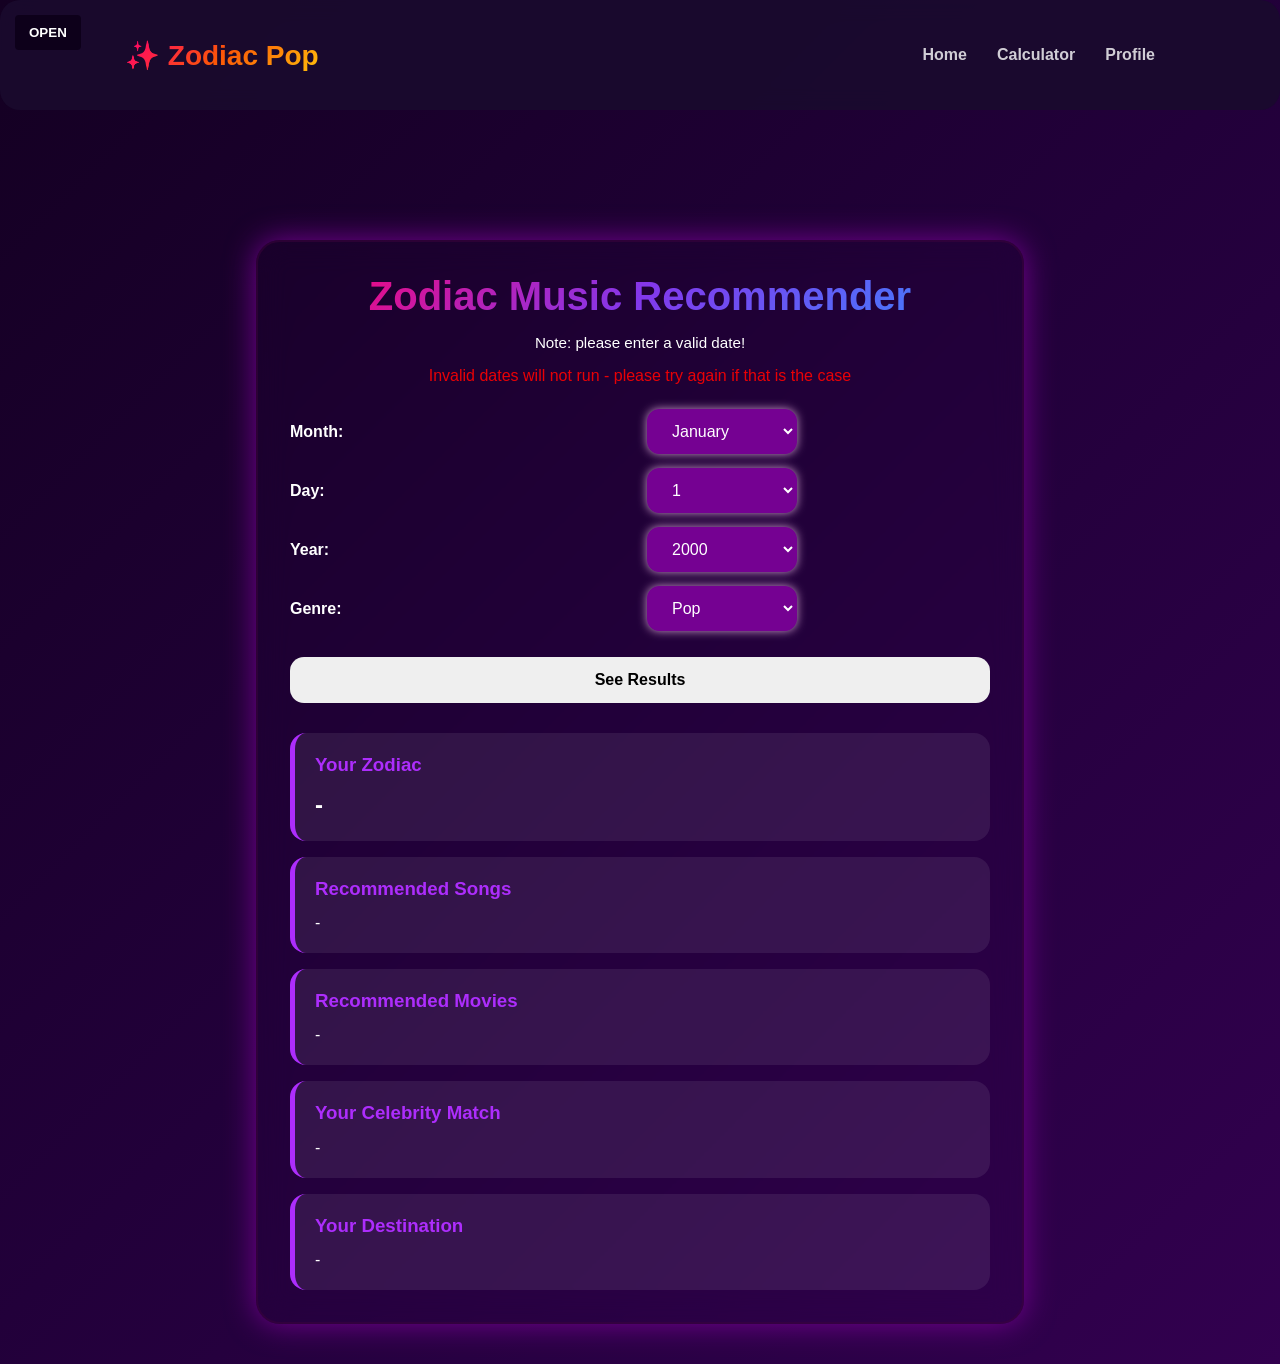
<file: calculator2.html>
<!DOCTYPE html>
<html lang="en">

<head>
  <meta charset="UTF-8">
  <title>Zodiac Music Recommender</title>
  <link rel="stylesheet" href="sidebar.css">
  <link rel="stylesheet" href="calculator.css">
</head>

<body>
  <div class="sidebar">
    <a href="index.html">Home</a>
    <a href="calculator2.html">Calculator</a>
    <a href = "profile.html">Profile</a>
  </div>

  <button id="togglebutton" type="button" class="openbutton">OPEN</button>

  <nav>
    <div class="logo">✨ Zodiac Pop</div>
    <ul class="nav-links">
      <li><a href="index.html">Home</a></li>
      <li><a href="calculator2.html">Calculator</a></li>
      <li><a href = "profile.html">Profile</a></li>
    </ul>
  </nav>

  <div class="page">
    <div class="calculator-card">
      <h1>Zodiac Music Recommender</h1>
      <p class="subtitles">Note: please enter a valid date!</p>
      <p class='subtitle-small'>Invalid dates will not run - please try again if that is the case</p>

      <form id="zodiacForm">
        <label>Month:</label>
        <select id="month">
          <option value="1">January</option>
          <option value="2">February</option>
          <option value="3">March</option>
          <option value="4">April</option>
          <option value="5">May</option>
          <option value="6">June</option>
          <option value="7">July</option>
          <option value="8">August</option>
          <option value="9">September</option>
          <option value="10">October</option>
          <option value="11">November</option>
          <option value="12">December</option>
        </select>

        <label>Day:</label>
        <select id="day">
          <option value="1">1</option>
          <option value="2">2</option>
          <option value="3">3</option>
          <option value="4">4</option>
          <option value="5">5</option>
          <option value="6">6</option>
          <option value="7">7</option>
          <option value="8">8</option>
          <option value="9">9</option>
          <option value="10">10</option>
          <option value="11">11</option>
          <option value="12">12</option>
          <option value="13">13</option>
          <option value="14">14</option>
          <option value="15">15</option>
          <option value="16">16</option>
          <option value="17">17</option>
          <option value="18">18</option>
          <option value="19">19</option>
          <option value="20">20</option>
          <option value="21">21</option>
          <option value="22">22</option>
          <option value="23">23</option>
          <option value="24">24</option>
          <option value="25">25</option>
          <option value="26">26</option>
          <option value="27">27</option>
          <option value="28">28</option>
          <option value="29">29</option>
          <option value="30">30</option>
          <option value="31">31</option>
        </select>

        <label>Year:</label>
        <select id="year">
          <option value="2000">2000</option>
          <option value="2001">2001</option>
          <option value="2002">2002</option>
          <option value="2003">2003</option>
          <option value="2004">2004</option>
          <option value="2005">2005</option>
          <option value="2006">2006</option>
          <option value="2007">2007</option>
          <option value="2008">2008</option>
          <option value="2009">2009</option>
          <option value="2010">2010</option>
          <option value="2011">2011</option>
          <option value="2012">2012</option>
          <option value="2013">2013</option>
          <option value="2014">2014</option>
          <option value="2015">2015</option>
          <option value="2016">2016</option>
          <option value="2017">2017</option>
          <option value="2018">2018</option>
          <option value="2019">2019</option>
          <option value="2020">2020</option>
          <option value="2021">2021</option>
          <option value="2022">2022</option>
          <option value="2023">2023</option>
          <option value="2024">2024</option>
          <option value="2025">2025</option>
          <option value="2026">2026</option>
        </select>

        <label>Genre:</label>
        <select id="genre">
          <option value="Pop">Pop</option>
          <option value="Indie">Indie</option>
          <option value="R&B">R&B</option>
        </select>

        <button type="button" onclick="calculate()">See Results</button>

      </form>

      <div class="results">
        <div class="result-box">
          <h3>Your Zodiac</h3>
          <h2 id="zodiacResult">-</h2>
        </div>

        <div class="result-box">
          <h3>Recommended Songs</h3>
          <div id="songRecs">-</div>
        </div>

        <div class="result-box">
          <h3>Recommended Movies</h3>
          <div id="recommendedMovies">-</div>
        </div>

        <div class="result-box">
          <h3>Your Celebrity Match</h3>
          <div id="celebrityMatch">-</div>
        </div>

        <div class="result-box">
          <h3>Your Destination </h3>
          <div id="destination">-</div>
        </div>
      </div>
    </div>
  </div>

   <!-- Save to Profile button — only shows after results are calculated -->
      <div id="save-btn-container" style="display:none; text-align:center; margin-top:30px;">
        <button type="button" onclick="goToProfile()" style="
          background: linear-gradient(135deg, #ff006e, #d90368);
          color: white;
          border: none;
          padding: 16px 48px;
          font-size: 17px;
          font-weight: 600;
          border-radius: 50px;
          cursor: pointer;
          box-shadow: 0 10px 40px rgba(255,0,110,0.4);
          transition: all 0.3s;
        " onmouseover="this.style.transform='translateY(-3px)';this.style.boxShadow='0 15px 50px rgba(255,0,110,0.6)'"
           onmouseout="this.style.transform='none';this.style.boxShadow='0 10px 40px rgba(255,0,110,0.4)'">
          ✦ Save to Profile
        </button>
        <p style="color:rgba(255,255,255,0.5);font-size:13px;margin-top:10px;">
          Your results will be auto-filled on the profile page
        </p>
      </div>

    </div>
  </div>

  <script src="calculator.js"></script>
  <script src="javascript.js"></script>
  <script>
    function goToProfile(){
      window.location.href = 'profile.html';
    }

    // Show the save button after calculate() runs
    const _origCalculate = calculate;
    calculate = function(){
      _origCalculate();
      const result = document.getElementById('zodiacResult').innerText;
      if(result && result !== '-'){
        document.getElementById('save-btn-container').style.display = 'block';
      }
    };
  </script>

</body>
</html>
</file>
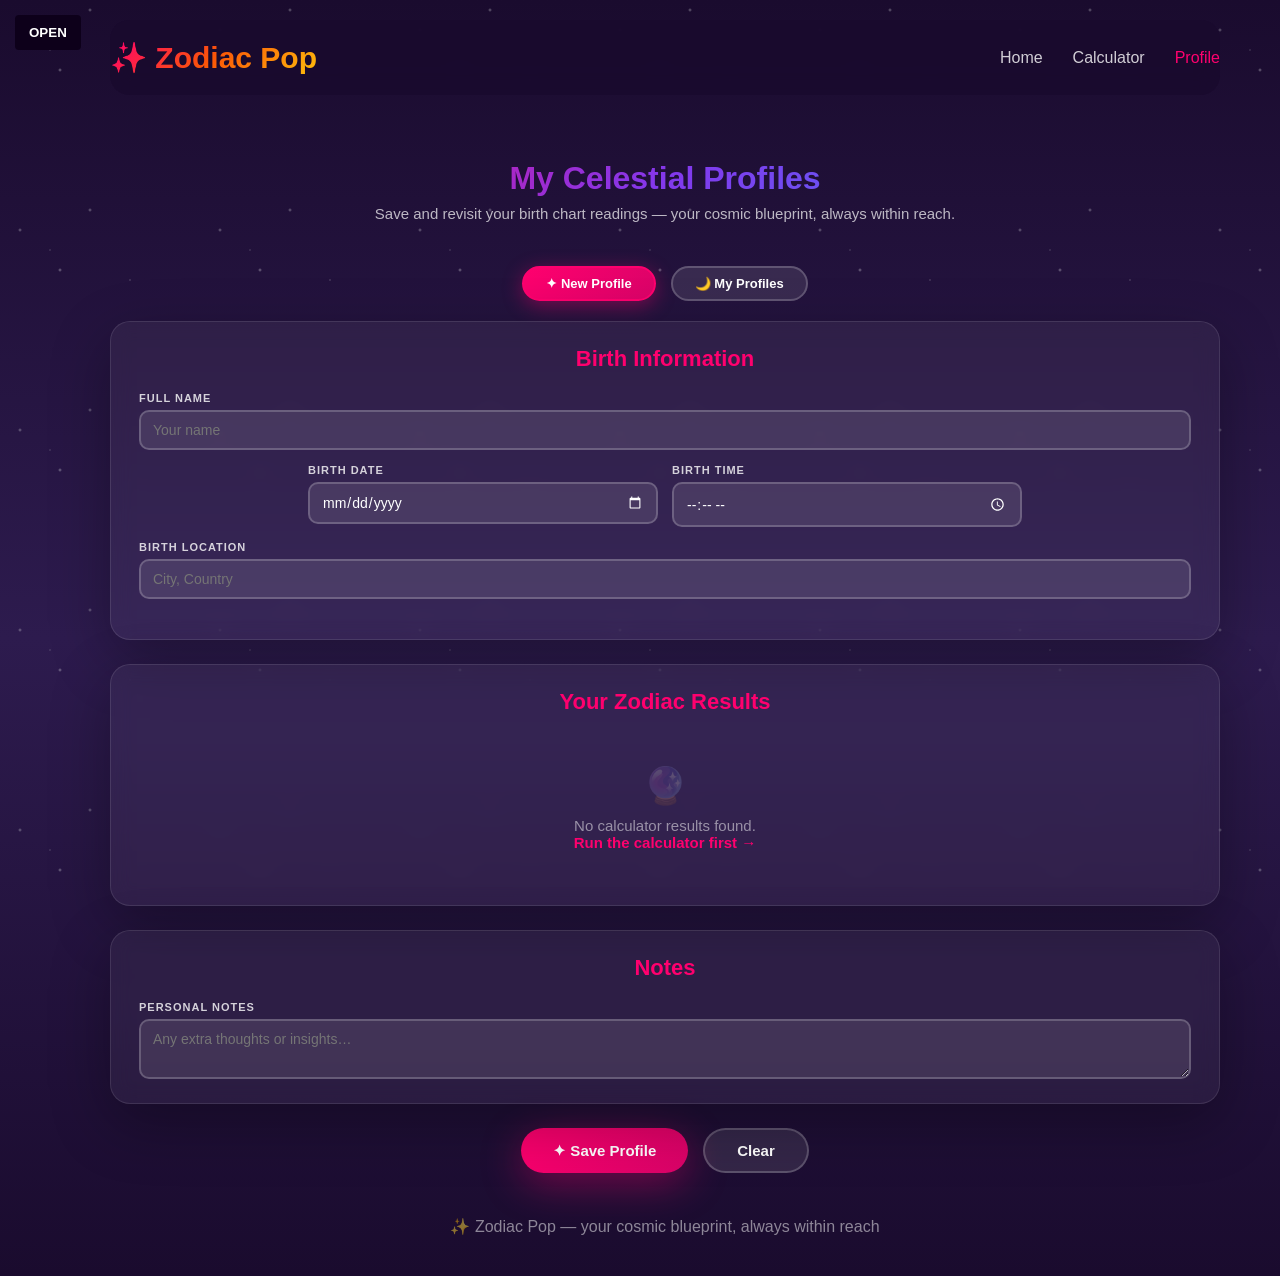
<file: profile.html>
<!DOCTYPE html>
<html lang="en">

<head>
  <meta charset="UTF-8" />
  <meta name="viewport" content="width=device-width, initial-scale=1.0"/>
  <title>CosmicPop — My Profiles</title>
  <link rel="stylesheet" href="sidebar.css">
  <link rel="stylesheet" href="styles.css">
<style>
    /* ── Compact overrides for profile page ── */
    .hero { padding: 24px 20px; margin-bottom: 20px; }
    .hero h1 { font-size: 32px; margin-bottom: 8px; }
    .hero p  { font-size: 15px; margin-bottom: 0; }

    .category-tabs { margin-bottom: 20px; }
    .tab-btn { padding: 8px 22px; font-size: 13px; }

    .section { padding: 24px 28px; margin-bottom: 24px; border-radius: 20px; }
    .section h2 { font-size: 22px; margin-bottom: 20px; }

    .form-grid { gap: 14px; margin-bottom: 16px; }
    .form-group label { font-size: 11px; margin-bottom: 6px; }
    .form-group input,
    .form-group select,
    .form-group textarea { padding: 10px 12px; font-size: 14px; border-radius: 10px; }
    .form-group textarea { min-height: 60px; }

    .signs-grid { gap: 14px; }
    .sign-card { padding: 16px 12px; border-radius: 14px; }
    .sign-icon { font-size: 28px; margin-bottom: 8px; }
    .sign-card h3 { font-size: 11px; margin-bottom: 6px; }
    .sign-card .sign-name { font-size: 15px !important; }

    .btn-primary  { padding: 12px 32px; font-size: 15px; }
    .btn-secondary{ padding: 12px 32px; font-size: 15px; }
    .btn-row { margin-top: 6px; margin-bottom: 24px !important; }

    .profile-card { padding: 16px 20px; border-radius: 14px; }
    .profile-avatar { width: 46px; height: 46px; font-size: 22px; }
    .profile-name { font-size: 17px; }
    .profile-meta { font-size: 12px; }

    .chart-wheel { width: 120px; height: 120px; font-size: 48px; margin-bottom: 20px; }

    footer { padding: 20px; margin-top: 20px; }

    .empty-state { padding: 30px 20px; }
    .empty-state .empty-icon { font-size: 36px; margin-bottom: 10px; }
    .empty-state p { font-size: 15px; }
  </style>



</head>
<body>
<div class="container">

  <!-- Nav -->
  <nav>
    <div class="logo">✨ Zodiac Pop</div>
    <ul class="nav-links">
      <li><a href="index.html">Home</a></li>
      <li><a href="calculator2.html">Calculator</a></li>
      <li><a href="profile.html" style="color:#ff006e">Profile</a></li>
    </ul>
  </nav>

  <div class="sidebar">
    <a href="index.html">Home</a>
    <a href="calculator2.html">Calculator</a>
    <a href="profile.html">Profile</a>
  </div>

  <button id="togglebutton" type="button" class="openbutton">OPEN</button>

  <!-- Hero -->
  <div class="hero">
    <h1>My Celestial Profiles</h1>
    <p>Save and revisit your birth chart readings — your cosmic blueprint, always within reach.</p>
  </div>

  <!-- Tabs -->
  <div class="category-tabs">
    <button class="tab-btn active" onclick="showTab('save', this)">✦ New Profile</button>
    <button class="tab-btn" onclick="showTab('profiles', this)">🌙 My Profiles</button>
  </div>

  <!-- SAVE PANEL -->
  <div id="panel-save">
    <div class="section">
      <h2>Birth Information</h2>
      <div class="form-grid">
        <div class="form-group full">
          <label for="f-name">Full Name</label>
          <input id="f-name" type="text" placeholder="Your name"/>
        </div>
        <div class="form-group">
          <label for="f-date">Birth Date</label>
          <input id="f-date" type="date"/>
        </div>
        <div class="form-group">
          <label for="f-time">Birth Time</label>
          <input id="f-time" type="time"/>
        </div>
        <div class="form-group full">
          <label for="f-place">Birth Location</label>
          <input id="f-place" type="text" placeholder="City, Country"/>
        </div>
      </div>
    </div>

    <div class="section" id="results-preview" style="display:none">
      <h2>Your Zodiac Results</h2>
      <p style="text-align:center;color:rgba(255,255,255,0.5);margin-top:-20px;margin-bottom:30px;font-size:14px">Auto-filled from your calculator results</p>

      <!-- Hidden inputs so saveProfile() can still read the values -->
      <input type="hidden" id="f-zodiac"/>
      <input type="hidden" id="f-genre"/>
      <input type="hidden" id="f-songs"/>
      <input type="hidden" id="f-movies"/>
      <input type="hidden" id="f-celeb"/>
      <input type="hidden" id="f-destination"/>

      <div class="signs-grid" id="results-preview-grid"></div>
    </div>

    <div class="section" id="no-results-msg" style="display:none">
      <h2>Your Zodiac Results</h2>
      <div class="empty-state" style="padding:30px 20px">
        <div class="empty-icon">🔮</div>
        <p>No calculator results found.<br/>
          <a href="calculator2.html" style="color:#ff006e;text-decoration:none;font-weight:600">Run the calculator first →</a>
        </p>
      </div>
    </div>

    <div class="section">
      <h2>Notes</h2>
      <div class="form-group">
        <label for="f-notes">Personal Notes</label>
        <textarea id="f-notes" placeholder="Any extra thoughts or insights…"></textarea>
      </div>
    </div>

    <div class="btn-row" style="margin-bottom:60px">
      <button class="btn-primary" onclick="saveProfile()">✦ Save Profile</button>
      <button class="btn-secondary" onclick="clearForm()">Clear</button>
    </div>
  </div>

  <!-- PROFILES PANEL -->
  <div id="panel-profiles" style="display:none">
    <div id="list-view">
      <div class="section">
        <h2>Saved Profiles</h2>
        <div id="profiles-list" class="profiles-list"></div>
      </div>
    </div>
    <div id="detail-view">
      <div class="btn-row" style="margin-bottom:30px; justify-content:flex-start">
        <button class="btn-secondary" onclick="closeDetail()">← Back</button>
      </div>
      <div id="detail-content"></div>
    </div>
  </div>

  <footer><p>✨ Zodiac Pop — your cosmic blueprint, always within reach</p></footer>
</div>

<!-- Toast -->
<div id="toast"></div>

<!-- Modal -->
<div class="modal-overlay" id="modal-overlay">
  <div class="modal">
    <h3>Delete Profile?</h3>
    <p>This chart reading will be permanently removed. Are you sure?</p>
    <div class="btn-row" style="margin-top:30px">
      <button class="btn-primary" id="modal-confirm">Delete</button>
      <button class="btn-secondary" onclick="closeModal()">Cancel</button>
    </div>
  </div>
</div>

<script>
const SIGN_GLYPHS = {
  'Aries':'♈','Taurus':'♉','Gemini':'♊','Cancer':'♋',
  'Leo':'♌','Virgo':'♍','Libra':'♎','Scorpio':'♏',
  'Sagittarius':'♐','Capricorn':'♑','Aquarius':'♒','Pisces':'♓'
};

/* Storage */
const KEY = 'cosmicpop_profiles';
function loadAll(){ try{ return JSON.parse(localStorage.getItem(KEY))||[]; }catch{ return []; } }
function saveAll(d){ localStorage.setItem(KEY, JSON.stringify(d)); }
function uid(){ return Date.now().toString(36)+Math.random().toString(36).slice(2,6); }

/* Tabs */
function showTab(t, btn){
  document.querySelectorAll('.tab-btn').forEach(b=>b.classList.remove('active'));
  if(btn) btn.classList.add('active');
  document.getElementById('panel-save').style.display     = t==='save'     ? 'block':'none';
  document.getElementById('panel-profiles').style.display = t==='profiles' ? 'block':'none';
  if(t==='profiles') renderProfiles();
}

/* Save */
function saveProfile(){
  const name = document.getElementById('f-name').value.trim();
  const date = document.getElementById('f-date').value;
  if(!name){ toast('Please enter a name ✦'); return; }
  if(!date){ toast('Please enter a birth date ✦'); return; }

  const profile = {
    id: uid(), name, date,
    time:        document.getElementById('f-time').value,
    place:       document.getElementById('f-place').value.trim(),
    zodiac:      document.getElementById('f-zodiac').value.trim(),
    genre:       document.getElementById('f-genre').value.trim(),
    songs:       document.getElementById('f-songs').value.trim(),
    movies:      document.getElementById('f-movies').value.trim(),
    celeb:       document.getElementById('f-celeb').value.trim(),
    destination: document.getElementById('f-destination').value.trim(),
    notes:       document.getElementById('f-notes').value.trim(),
    saved: new Date().toISOString()
  };

  const all = loadAll();
  all.unshift(profile);
  saveAll(all);
  toast('Profile saved to the cosmos! ✦');
  clearForm();
}

function clearForm(){
  ['f-name','f-date','f-time','f-place','f-zodiac','f-genre','f-songs','f-movies','f-celeb','f-destination','f-notes']
    .forEach(id => document.getElementById(id).value = '');
  document.getElementById('results-preview').style.display  = 'none';
  document.getElementById('no-results-msg').style.display   = 'none';
  document.getElementById('results-preview-grid').innerHTML = '';
}

/* List */
function renderProfiles(){
  const all = loadAll();
  document.getElementById('list-view').style.display='block';
  document.getElementById('detail-view').style.display='none';
  const el = document.getElementById('profiles-list');

  if(!all.length){
    el.innerHTML=`<div class="empty-state"><div class="empty-icon">🌌</div><p>No profiles yet — save your first birth chart above!</p></div>`;
    return;
  }

  el.innerHTML = all.map(p=>{
    const zodiac  = p.zodiac || '—';
    const avatar  = SIGN_GLYPHS[zodiac] || '✦';
    const fmtDate = p.date ? new Date(p.date+'T12:00:00').toLocaleDateString('en-US',{month:'long',day:'numeric',year:'numeric'}) : '';
    return `
      <div class="profile-card" onclick="openDetail('${p.id}')">
        <div class="profile-avatar">${avatar}</div>
        <div class="profile-info">
          <div class="profile-name">${p.name}</div>
          <div class="profile-meta">${fmtDate}${p.place?' · '+p.place:''}</div>
          <div>
            <span class="sign-badge">✦ ${zodiac}</span>
            ${p.genre ? `<span class="sign-badge">🎵 ${p.genre}</span>` : ''}
            ${p.destination ? `<span class="sign-badge">✈️ ${p.destination}</span>` : ''}
          </div>
        </div>
        <div class="profile-actions" onclick="event.stopPropagation()">
          <button class="btn-view" onclick="openDetail('${p.id}')">View</button>
          <button class="btn-danger" onclick="confirmDelete('${p.id}')">Delete</button>
        </div>
      </div>`;
  }).join('');
}

/* Detail */
function openDetail(id){
  const p = loadAll().find(x=>x.id===id);
  if(!p) return;
  document.getElementById('list-view').style.display='none';
  document.getElementById('detail-view').style.display='block';

  const fmtDate = p.date ? new Date(p.date+'T12:00:00').toLocaleDateString('en-US',{month:'long',day:'numeric',year:'numeric'}) : '';
  const zodiac  = p.zodiac || '—';
  const avatar  = SIGN_GLYPHS[zodiac] || '✦';

  function resultCard(icon, label, value){
    if(!value) return '';
    return `<div class="sign-card">
      <div class="sign-icon">${icon}</div>
      <h3>${label}</h3>
      <div class="sign-name" style="font-size:18px;line-height:1.5">${value.replace(/\n/g,'<br/>')}</div>
    </div>`;
  }

  document.getElementById('detail-content').innerHTML = `
    <div class="section" style="text-align:center">
      <div class="chart-wheel">${avatar}</div>
      <h2>${p.name}</h2>
      <p style="color:rgba(255,255,255,0.6);margin-top:8px;font-size:16px">${fmtDate}${p.place?' · '+p.place:''}</p>
      ${p.genre ? `<p style="margin-top:8px"><span class="sign-badge">🎵 ${p.genre}</span></p>` : ''}
    </div>

    <div class="section">
      <h2>Your Results</h2>
      <div class="signs-grid">
        ${resultCard('✦', 'Zodiac Sign', zodiac)}
        ${resultCard('🎵', 'Recommended Songs', p.songs)}
        ${resultCard('🎬', 'Recommended Movies', p.movies)}
        ${resultCard('⭐', 'Celebrity Match', p.celeb)}
        ${resultCard('✈️', 'Dream Destination', p.destination)}
      </div>
    </div>

    ${p.notes ? `
    <div class="section">
      <div class="notes-block">
        <h3>✦ Notes</h3>
        <p>${p.notes.replace(/\n/g,'<br/>')}</p>
      </div>
    </div>` : ''}

    <div class="btn-row" style="margin-bottom:60px">
      <button class="btn-danger" style="padding:14px 36px;font-size:16px" onclick="confirmDelete('${p.id}')">Delete Profile</button>
    </div>
  `;
}

function closeDetail(){ renderProfiles(); }

/* Delete */
let pendingDelete = null;
function confirmDelete(id){
  pendingDelete = id;
  document.getElementById('modal-overlay').classList.add('open');
  document.getElementById('modal-confirm').onclick = ()=>{
    saveAll(loadAll().filter(p=>p.id!==pendingDelete));
    closeModal();
    toast('Profile removed');
    renderProfiles();
  };
}
function closeModal(){
  document.getElementById('modal-overlay').classList.remove('open');
  pendingDelete = null;
}

/* Auto-fill from calculator results stored in sessionStorage */
function fillProfileFromCalculator(data){
  const zodiac      = (data.zodiac || '').replace('Your Zodiac: ', '').trim();
  const genre       = (data.genre  || '').trim();
  const songs       = (data.songs  || '').trim();
  const movies      = (data.movies || '').trim();
  const celeb       = (data.celeb  || '').trim();
  const destination = (data.destination || '').trim();

  // Fill hidden inputs so saveProfile() picks them up
  document.getElementById('f-zodiac').value      = zodiac;
  document.getElementById('f-genre').value       = genre;
  document.getElementById('f-songs').value       = songs;
  document.getElementById('f-movies').value      = movies;
  document.getElementById('f-celeb').value       = celeb;
  document.getElementById('f-destination').value = destination;

  // Build preview cards
  const SIGN_EMOJI = {'Aries':'♈','Taurus':'♉','Gemini':'♊','Cancer':'♋','Leo':'♌','Virgo':'♍','Libra':'♎','Scorpio':'♏','Sagittarius':'♐','Capricorn':'♑','Aquarius':'♒','Pisces':'♓'};
  const cards = [
    { icon: SIGN_EMOJI[zodiac] || '✦', label: 'Zodiac Sign',        value: zodiac      },
    { icon: '🎵',                       label: `${genre} Song Pick`,  value: songs       },
    { icon: '🎬',                       label: 'Recommended Movie',   value: movies      },
    { icon: '⭐',                       label: 'Celebrity Match',     value: celeb       },
    { icon: '✈️',                       label: 'Dream Destination',   value: destination },
  ];

  document.getElementById('results-preview-grid').innerHTML = cards
    .filter(c => c.value)
    .map(c => `
      <div class="sign-card">
        <div class="sign-icon">${c.icon}</div>
        <h3>${c.label}</h3>
        <div class="sign-name" style="font-size:18px;line-height:1.5">${c.value}</div>
      </div>`).join('');

  document.getElementById('results-preview').style.display  = 'block';
  document.getElementById('no-results-msg').style.display   = 'none';
}

document.addEventListener('DOMContentLoaded', () => {
  const saved = sessionStorage.getItem('calcResults');
  if(saved){
    try { fillProfileFromCalculator(JSON.parse(saved)); } catch(e) {
      document.getElementById('no-results-msg').style.display = 'block';
    }
  } else {
    document.getElementById('no-results-msg').style.display = 'block';
  }
});

/* Toast */
let toastTimer;
function toast(msg){
  const el = document.getElementById('toast');
  el.textContent = msg;
  el.classList.add('show');
  clearTimeout(toastTimer);
  toastTimer = setTimeout(()=>el.classList.remove('show'), 2800);
}
</script>

<!-- Sidebar toggle + your existing JS -->
<script src="javascript.js"></script>

</body>
</html>
</file>
<file: styles.css>
/* CosmicPop Stylesheet */
* {
    margin: 0;
    padding: 0;
    box-sizing: border-box;
}

html {
    scroll-behavior: smooth;
}

body {
    font-family: -apple-system, BlinkMacSystemFont, 'Segoe UI', 'Roboto', sans-serif;
    background: linear-gradient(180deg, #1a0b2e 0%, #2d1b4e 50%, #1a0b2e 100%);
    color: #ffffff;
    min-height: 100vh;
    overflow-x: hidden;
}

/* Animated background stars */
body::before {
    content: '';
    position: fixed;
    width: 100%;
    height: 100%;
    background-image: 
        radial-gradient(2px 2px at 20px 30px, #eee, transparent),
        radial-gradient(2px 2px at 60px 70px, #fff, transparent),
        radial-gradient(1px 1px at 50px 50px, #ddd, transparent),
        radial-gradient(1px 1px at 130px 80px, #fff, transparent),
        radial-gradient(2px 2px at 90px 10px, #eee, transparent);
    background-repeat: repeat;
    background-size: 200px 200px;
    opacity: 0.4;
    animation: stars 20s linear infinite;
    z-index: 0;
}

@keyframes stars {
    from { transform: translateY(0); }
    to { transform: translateY(-200px); }
}

/* ----------------------------------An Nghi Modifications-------------------------------------*/

/* Container */
.container {
    position: relative;
    z-index: 1;
    max-width: 1200px;
    margin: 0 auto;
    padding: 20px;
}

/* Header/Nav */
nav {
    display: flex;
    justify-content: space-between;
    align-items: center;
    padding: 20px 0;
    margin-bottom: 40px;
    position: sticky;
    top: 0;
    background: rgba(26, 11, 46, 0.9);
    backdrop-filter: blur(10px);
    z-index: 100;
    border-radius: 20px;
}

/* Page Content */
div.content {
    margin-left: 200px;
    padding: 1px 16px;
    height: 1000px;
}

/* FLEX BOX INDEX PAGE*/
.flex-container-index {
  display: flex; 
  flex-wrap: wrap; 
  row-gap: 50px;
  column-gap: 20px;
  justify-content: center;
}

.flex-item {
  flex: 0 0 38%; 
  box-sizing: border-box;
  padding: 18px;
  min-height: 90px;
  overflow: hidden;
  position: relative;

  background-color: rgba(63, 2, 63, 0.507);
  text-align: center;
  border: 2px solid rgb(87, 1, 108);
  border-radius: 16px;
  box-shadow: 2px 2px 2px rgba(117, 1, 146, 0.327);

  will-change: flex-basis, padding, min-height, box-shadow;

  transition: 
    flex-basis 0.4s ease-in-out, 
    padding 0.4s ease-in-out,
    min-height 0.4s ease-in-out,
    box-shadow 0.4s ease-in-out;
}

.flex-item:hover{
    flex-basis: 44%;
    padding: 40px;
    min-height: 180px;
    z-index: 5;

    box-shadow: 2px 18px 35px rgba(130, 50, 205, 0.55);
}

.flex-item h3{
    transition: transform 1s ease-in-out;
}

.flex-item:hover h3{
    transform: scale(1.2);
    background: linear-gradient(5deg, #ff006e, #8338ec, #3a86ff);
    -webkit-background-clip: text;
    -webkit-text-fill-color: transparent;
    background-clip: text;
}

.popup-text{
    opacity: 0;
    transform: translateY(10px);

    max-height: 0;
    overflow: hidden;

    transition: 
        opacity 0.3s ease, 
        transform 0.3s ease, 
        max-height 0.3s ease;
}

.flex-item:hover .popup-text{
    opacity: 1;
    max-height: 500px;

    transform: translateY(0);
    transition-delay: 0.15s;
}

.popup-image{
    opacity: 0;
    transform: translateY(10px);
    align-items: center;

    max-height: 0;
    overflow: hidden;

    transition: 
        opacity 0.3s ease, 
        transform 2s ease, 
        max-height 0.5s ease;
}

.flex-item:hover .popup-image{
    opacity: 1;
    max-height: 500px;
    align-items: center;

    transform: translateY(0);
    transition-delay: 0.3s;
}


/*----------------------------End An Nghi Modifications--------------------------------------*/

.logo {
    font-size: 28px;
    font-weight: 700;
    background: linear-gradient(135deg, #ff006e, #fb5607, #ffbe0b);
    -webkit-background-clip: text;
    -webkit-text-fill-color: transparent;
    background-clip: text;
}

.nav-links {
    display: flex;
    gap: 30px;
    list-style: none;
}

.nav-links a {
    color: rgba(255, 255, 255, 0.8);
    text-decoration: none;
    font-weight: 500;
    transition: all 0.3s;
    transition: transform 0.1s ease;
}

.nav-links a:hover {
    color: #ff006e;
}

.nav-links a:active {
    transform: translateY(2px);
    display: inline-block;
}

/* Hero Section */
.hero {
    text-align: center;
    padding: 60px 20px;
    margin-bottom: 60px;
}

.hero h1 {
    font-size: 56px;
    font-weight: 800;
    margin-bottom: 20px;
    background: linear-gradient(135deg, #ff006e, #8338ec, #3a86ff);
    -webkit-background-clip: text;
    -webkit-text-fill-color: transparent;
    background-clip: text;
    line-height: 1.2;
}

.hero p {
    font-size: 20px;
    color: rgba(255, 255, 255, 0.7);
    margin-bottom: 40px;
    max-width: 600px;
    margin-left: auto;
    margin-right: auto;
}

/* Buttons */
.btn-primary {
    background: linear-gradient(135deg, #ff006e, #d90368);
    color: white;
    border: none;
    padding: 18px 48px;
    font-size: 18px;
    font-weight: 600;
    border-radius: 50px;
    cursor: pointer;
    box-shadow: 0 10px 40px rgba(255, 0, 110, 0.4);
    transition: all 0.3s;
    display: inline-block;
}

.btn-primary:hover {
    transform: translateY(-3px);
    box-shadow: 0 15px 50px rgba(255, 0, 110, 0.6);
}

/* Section styling */
.section {
    background: rgba(255, 255, 255, 0.05);
    backdrop-filter: blur(10px);
    border-radius: 30px;
    padding: 50px;
    margin-bottom: 60px;
    border: 1px solid rgba(255, 255, 255, 0.1);
    box-shadow: 0 20px 60px rgba(0, 0, 0, 0.3);
}

.section h2 {
    text-align: center;
    font-size: 36px;
    margin-bottom: 40px;
    color: #ff006e;
}

/* Calculator Section */
.form-grid {
    display: grid;
    grid-template-columns: repeat(auto-fit, minmax(250px, 1fr));
    gap: 30px;
    margin-bottom: 40px;
}

.form-group {
    display: flex;
    flex-direction: column;
}

.form-group label {
    font-size: 14px;
    font-weight: 600;
    margin-bottom: 10px;
    color: rgba(255, 255, 255, 0.8);
    text-transform: uppercase;
    letter-spacing: 1px;
}

.form-group input {
    background: rgba(255, 255, 255, 0.1);
    border: 2px solid rgba(255, 255, 255, 0.2);
    border-radius: 15px;
    padding: 15px;
    color: white;
    font-size: 16px;
    transition: all 0.3s;
}

.form-group input:focus {
    outline: none;
    border-color: #ff006e;
    background: rgba(255, 255, 255, 0.15);
    box-shadow: 0 0 20px rgba(255, 0, 110, 0.3);
}

.btn-calculate {
    display: block;
    width: 100%;
    max-width: 400px;
    margin: 0 auto;
}

/* Results Section */
.results-section {
    display: none;
    margin-top: 60px;
}

.results-section.active {
    display: block;
}

.chart-wheel {
    position: relative;
    width: 300px;
    height: 300px;
    margin: 0 auto 60px;
    border-radius: 50%;
    background: linear-gradient(135deg, rgba(255, 0, 110, 0.2), rgba(131, 56, 236, 0.2));
    border: 3px solid #ff006e;
    box-shadow: 0 0 60px rgba(255, 0, 110, 0.4), inset 0 0 40px rgba(255, 0, 110, 0.2);
    display: flex;
    align-items: center;
    justify-content: center;
    animation: glow 3s ease-in-out infinite;
}

@keyframes glow {
    0%, 100% { box-shadow: 0 0 60px rgba(255, 0, 110, 0.4), inset 0 0 40px rgba(255, 0, 110, 0.2); }
    50% { box-shadow: 0 0 80px rgba(255, 0, 110, 0.6), inset 0 0 60px rgba(255, 0, 110, 0.3); }
}

.chart-center {
    text-align: center;
}

.chart-center h3 {
    font-size: 24px;
    color: #ff006e;
    margin-bottom: 10px;
}

.signs-grid {
    display: grid;
    grid-template-columns: repeat(auto-fit, minmax(250px, 1fr));
    gap: 25px;
    margin-bottom: 50px;
}

.sign-card {
    background: rgba(255, 255, 255, 0.05);
    backdrop-filter: blur(10px);
    border-radius: 20px;
    padding: 30px;
    border: 1px solid rgba(255, 255, 255, 0.1);
    transition: all 0.3s;
    text-align: center;
}

.sign-card:hover {
    transform: translateY(-5px);
    border-color: #ff006e;
    box-shadow: 0 10px 40px rgba(255, 0, 110, 0.3);
}

.sign-icon {
    font-size: 48px;
    margin-bottom: 15px;
}

.sign-card h3 {
    font-size: 16px;
    color: rgba(255, 255, 255, 0.6);
    text-transform: uppercase;
    letter-spacing: 2px;
    margin-bottom: 10px;
}

.sign-card .sign-name {
    font-size: 28px;
    font-weight: 700;
    color: #ff006e;
    margin-bottom: 10px;
}

.sign-card .sign-date {
    font-size: 14px;
    color: rgba(255, 255, 255, 0.5);
}

/* Recommendations Section */
.recommendations-section {
    margin-top: 60px;
}

.recommendations-section h2 {
    text-align: center;
    font-size: 36px;
    margin-bottom: 20px;
    color: #ff006e;
}

.recommendations-section > p {
    text-align: center;
    color: rgba(255, 255, 255, 0.7);
    margin-bottom: 40px;
}

.category-tabs {
    display: flex;
    justify-content: center;
    gap: 15px;
    flex-wrap: wrap;
    margin-bottom: 40px;
}

.tab-btn {
    background: rgba(255, 255, 255, 0.1);
    border: 2px solid rgba(255, 255, 255, 0.2);
    color: white;
    padding: 12px 30px;
    border-radius: 50px;
    cursor: pointer;
    font-weight: 600;
    transition: all 0.3s;
}

.tab-btn.active,
.tab-btn:hover {
    background: linear-gradient(135deg, #ff006e, #d90368);
    border-color: #ff006e;
    box-shadow: 0 5px 20px rgba(255, 0, 110, 0.4);
}

.recommendations-grid {
    display: grid;
    grid-template-columns: repeat(auto-fit, minmax(280px, 1fr));
    gap: 25px;
}

.rec-card {
    background: rgba(255, 255, 255, 0.05);
    backdrop-filter: blur(10px);
    border-radius: 20px;
    padding: 25px;
    border: 1px solid rgba(255, 255, 255, 0.1);
    transition: all 0.3s;
}

.rec-card:hover {
    transform: translateY(-5px);
    border-color: #ff006e;
    box-shadow: 0 10px 40px rgba(255, 0, 110, 0.3);
}

.rec-icon {
    font-size: 40px;
    margin-bottom: 15px;
}

.rec-card h4 {
    font-size: 20px;
    margin-bottom: 10px;
    color: #ff006e;
}

.rec-card p {
    color: rgba(255, 255, 255, 0.7);
    line-height: 1.6;
    margin-bottom: 15px;
}

.rec-list {
    list-style: none;
    padding: 0;
}

.rec-list li {
    padding: 8px 0;
    color: rgba(255, 255, 255, 0.8);
    border-bottom: 1px solid rgba(255, 255, 255, 0.1);
}

.rec-list li:last-child {
    border-bottom: none;
}

/* Astrology 101 styles */
.placements-grid {
    display: grid;
    grid-template-columns: repeat(auto-fit, minmax(250px, 1fr));
    gap: 25px;
    margin-bottom: 40px;
}

.placement-card {
    background: rgba(255, 255, 255, 0.05);
    border: 1px solid rgba(255, 255, 255, 0.1);
    border-radius: 20px;
    padding: 30px;
    transition: all 0.3s;
    text-align: center;
}

.placement-card:hover {
    transform: translateY(-5px);
    border-color: #ff006e;
    box-shadow: 0 10px 40px rgba(255, 0, 110, 0.3);
}

.placement-icon {
    font-size: 48px;
    margin-bottom: 15px;
}

.placement-card h3 {
    font-size: 24px;
    color: #ff006e;
    margin-bottom: 15px;
}

.placement-card p {
    color: rgba(255, 255, 255, 0.8);
    line-height: 1.6;
    margin-bottom: 15px;
}

.placement-tag {
    display: inline-block;
    background: rgba(255, 0, 110, 0.2);
    padding: 5px 15px;
    border-radius: 20px;
    font-size: 12px;
    color: #ff006e;
    font-weight: 600;
    text-transform: uppercase;
}

.zodiac-grid {
    display: grid;
    grid-template-columns: repeat(auto-fit, minmax(280px, 1fr));
    gap: 25px;
}

.zodiac-card {
    background: rgba(255, 255, 255, 0.05);
    border: 1px solid rgba(255, 255, 255, 0.1);
    border-radius: 20px;
    padding: 30px;
    transition: all 0.3s;
}

.zodiac-card:hover {
    transform: translateY(-5px);
    border-color: #ff006e;
    box-shadow: 0 10px 40px rgba(255, 0, 110, 0.3);
}

.zodiac-header {
    display: flex;
    align-items: center;
    gap: 15px;
    margin-bottom: 20px;
}

.zodiac-emoji {
    font-size: 40px;
}

.zodiac-info h3 {
    font-size: 24px;
    color: #ff006e;
    margin-bottom: 5px;
}

.zodiac-dates {
    font-size: 14px;
    color: rgba(255, 255, 255, 0.6);
}

.zodiac-traits {
    color: rgba(255, 255, 255, 0.8);
    line-height: 1.6;
    margin-bottom: 15px;
}

.element-badge {
    display: inline-block;
    padding: 5px 12px;
    border-radius: 15px;
    font-size: 12px;
    font-weight: 600;
    margin-right: 8px;
}

.fire { background: rgba(255, 107, 0, 0.3); color: #ff6b00; }
.earth { background: rgba(76, 175, 80, 0.3); color: #4caf50; }
.air { background: rgba(33, 150, 243, 0.3); color: #2196f3; }
.water { background: rgba(156, 39, 176, 0.3); color: #9c27b0; }

/* Calendar styles */
.moon-phases {
    display: grid;
    grid-template-columns: repeat(auto-fit, minmax(200px, 1fr));
    gap: 20px;
    margin-bottom: 30px;
}

.moon-card {
    background: rgba(255, 255, 255, 0.05);
    border: 1px solid rgba(255, 255, 255, 0.1);
    border-radius: 20px;
    padding: 25px;
    text-align: center;
    transition: all 0.3s;
}

.moon-card:hover {
    transform: translateY(-5px);
    border-color: #ff006e;
    box-shadow: 0 10px 40px rgba(255, 0, 110, 0.3);
}

.moon-icon {
    font-size: 50px;
    margin-bottom: 15px;
    filter: drop-shadow(0 0 10px rgba(255, 255, 255, 0.5));
}

.moon-card h3 {
    font-size: 18px;
    color: #ff006e;
    margin-bottom: 10px;
}

.moon-date {
    font-size: 16px;
    color: rgba(255, 255, 255, 0.8);
    margin-bottom: 10px;
    font-weight: 600;
}

.moon-sign {
    font-size: 14px;
    color: rgba(255, 255, 255, 0.6);
}

.mercury-alert {
    background: linear-gradient(135deg, rgba(255, 0, 110, 0.2), rgba(131, 56, 236, 0.2));
    border: 2px solid #ff006e;
    border-radius: 20px;
    padding: 30px;
    text-align: center;
    margin-bottom: 30px;
}

.mercury-alert h3 {
    font-size: 28px;
    color: #ff006e;
    margin-bottom: 15px;
}

.mercury-alert p {
    font-size: 16px;
    color: rgba(255, 255, 255, 0.8);
    line-height: 1.6;
}

.timeline {
    position: relative;
    padding: 20px 0;
}

.timeline-item {
    background: rgba(255, 255, 255, 0.05);
    border: 1px solid rgba(255, 255, 255, 0.1);
    border-radius: 20px;
    padding: 25px;
    margin-bottom: 20px;
    position: relative;
    transition: all 0.3s;
}

.timeline-item:hover {
    border-color: #ff006e;
    box-shadow: 0 5px 20px rgba(255, 0, 110, 0.3);
}

.timeline-date {
    display: inline-block;
    background: #ff006e;
    padding: 8px 20px;
    border-radius: 20px;
    font-weight: 600;
    font-size: 14px;
    margin-bottom: 15px;
}

.timeline-content h4 {
    font-size: 20px;
    color: #ff006e;
    margin-bottom: 10px;
}

.timeline-content p {
    color: rgba(255, 255, 255, 0.8);
    line-height: 1.6;
}

.pop-culture-releases {
    display: grid;
    grid-template-columns: repeat(auto-fit, minmax(300px, 1fr));
    gap: 25px;
}

.release-card {
    background: rgba(255, 255, 255, 0.05);
    border: 1px solid rgba(255, 255, 255, 0.1);
    border-radius: 20px;
    padding: 25px;
    transition: all 0.3s;
}

.release-card:hover {
    transform: translateY(-5px);
    border-color: #ff006e;
    box-shadow: 0 10px 40px rgba(255, 0, 110, 0.3);
}

.release-icon {
    font-size: 40px;
    margin-bottom: 15px;
}

.release-card h4 {
    font-size: 20px;
    color: #ff006e;
    margin-bottom: 10px;
}

.release-card .date {
    font-size: 14px;
    color: rgba(255, 255, 255, 0.6);
    margin-bottom: 10px;
}

.release-card p {
    color: rgba(255, 255, 255, 0.8);
    line-height: 1.6;
}

.sign-badge {
    display: inline-block;
    background: rgba(255, 0, 110, 0.2);
    padding: 4px 12px;
    border-radius: 15px;
    font-size: 12px;
    color: #ff006e;
    font-weight: 600;
    margin-top: 10px;
    margin-right: 5px;
}
/*Profile section*/
    * { margin: 0; padding: 0; box-sizing: border-box; }
    html { scroll-behavior: smooth; }

    body {
      font-family: -apple-system, BlinkMacSystemFont, 'Segoe UI', 'Roboto', sans-serif;
      background: linear-gradient(180deg, #1a0b2e 0%, #2d1b4e 50%, #1a0b2e 100%);
      color: #ffffff;
      min-height: 100vh;
      overflow-x: hidden;
    }

    body::before {
      content: '';
      position: fixed;
      width: 100%; height: 100%;
      background-image:
        radial-gradient(2px 2px at 20px 30px, #eee, transparent),
        radial-gradient(2px 2px at 60px 70px, #fff, transparent),
        radial-gradient(1px 1px at 50px 50px, #ddd, transparent),
        radial-gradient(1px 1px at 130px 80px, #fff, transparent),
        radial-gradient(2px 2px at 90px 10px, #eee, transparent);
      background-repeat: repeat;
      background-size: 200px 200px;
      opacity: 0.4;
      animation: stars 20s linear infinite;
      z-index: 0;
    }
    @keyframes stars {
      from { transform: translateY(0); }
      to   { transform: translateY(-200px); }
    }

    .container {
  position: relative;
  z-index: 1;
  max-width: 1200px;
  margin: 0 auto;
  padding: 20px 20px 20px 70px; /* left padding so content clears the OPEN button */
}

    
    .logo {
    font-size: 30px;
    font-weight: 700;
    background: linear-gradient(135deg, #ff006e, #fb5607, #ffbe0b);
    -webkit-background-clip: text;
    -webkit-text-fill-color: transparent;
    background-clip: text;
}


    /* Hero */
    .hero {
      text-align: center;
      padding: 60px 20px;
      margin-bottom: 60px;
    }
    .hero h1 {
      font-size: 56px; font-weight: 800;
      margin-bottom: 20px;
      background: linear-gradient(135deg, #ff006e, #8338ec, #3a86ff);
      -webkit-background-clip: text;
      -webkit-text-fill-color: transparent;
      background-clip: text;
      line-height: 1.2;
    }
    .hero p {
      font-size: 20px;
      color: rgba(255,255,255,0.7);
      margin-bottom: 40px;
      max-width: 600px;
      margin-left: auto; margin-right: auto;
    }

    /* Section */
    .section {
      background: rgba(255,255,255,0.05);
      backdrop-filter: blur(10px);
      border-radius: 30px;
      padding: 50px;
      margin-bottom: 60px;
      border: 1px solid rgba(255,255,255,0.1);
      box-shadow: 0 20px 60px rgba(0,0,0,0.3);
    }
    .section h2 {
      text-align: center;
      font-size: 36px;
      margin-bottom: 40px;
      color: #ff006e;
    }

    /* Tabs */
    .category-tabs {
  display: flex;
  justify-content: center;
  gap: 15px;
  flex-wrap: wrap;
  margin-bottom: 40px;
  text-align: center;
  width: 100%;
  padding: 0 20px;
}
    .tab-btn {
      background: rgba(255,255,255,0.1);
      border: 2px solid rgba(255,255,255,0.2);
      color: white;
      padding: 12px 30px;
      border-radius: 50px;
      cursor: pointer;
      font-weight: 600;
      font-size: 15px;
      transition: all 0.3s;
    }
    .tab-btn.active, .tab-btn:hover {
      background: linear-gradient(135deg, #ff006e, #d90368);
      border-color: #ff006e;
      box-shadow: 0 5px 20px rgba(255,0,110,0.4);
    }

    /* Form */
    .form-grid {
  display: flex;
  flex-wrap: wrap;
  justify-content: center;
  gap: 30px;
  margin-bottom: 40px;
}

.form-grid .form-group {
  flex: 0 1 350px;
}

.form-group.full {
  flex: 0 1 100%;
}
    .form-group { display: flex; flex-direction: column; }
    .form-group.full { grid-column: 1 / -1; }
    .form-group label {
      font-size: 14px; font-weight: 600;
      margin-bottom: 10px;
      color: rgba(255,255,255,0.8);
      text-transform: uppercase;
      letter-spacing: 1px;
    }
    .form-group input,
    .form-group select,
    .form-group textarea {
      background: rgba(255,255,255,0.1);
      border: 2px solid rgba(255,255,255,0.2);
      border-radius: 15px;
      padding: 15px;
      color: white;
      font-size: 16px;
      font-family: inherit;
      transition: all 0.3s;
      outline: none;
      width: 100%;
    }
    .form-group input:focus,
    .form-group select:focus,
    .form-group textarea:focus {
      border-color: #ff006e;
      background: rgba(255,255,255,0.15);
      box-shadow: 0 0 20px rgba(255,0,110,0.3);
    }
    .form-group select option { background: #1a0b2e; }
    .form-group textarea { resize: vertical; min-height: 100px; }
    input[type="date"]::-webkit-calendar-picker-indicator,
    input[type="time"]::-webkit-calendar-picker-indicator { filter: invert(1); }

    /* Planet input grid */
    .placements-form-grid {
      display: grid;
      grid-template-columns: repeat(auto-fit, minmax(190px, 1fr));
      gap: 20px;
      margin-bottom: 10px;
    }
    .planet-input-group {
      background: rgba(255,255,255,0.05);
      border: 1px solid rgba(255,255,255,0.1);
      border-radius: 20px;
      padding: 20px;
      text-align: center;
      transition: all 0.3s;
    }
    .planet-input-group:hover {
      border-color: #ff006e;
      box-shadow: 0 5px 20px rgba(255,0,110,0.2);
    }
    .planet-glyph { font-size: 32px; margin-bottom: 8px; }
    .planet-label {
      font-size: 12px; font-weight: 600;
      text-transform: uppercase; letter-spacing: 1px;
      color: rgba(255,255,255,0.6);
      margin-bottom: 10px;
    }
    .planet-input-group select,
    .planet-input-group input {
      background: rgba(255,255,255,0.08);
      border: 1px solid rgba(255,255,255,0.15);
      border-radius: 10px;
      padding: 8px 10px;
      color: white;
      font-size: 14px;
      width: 100%;
      margin-bottom: 8px;
      outline: none;
      transition: all 0.3s;
      font-family: inherit;
    }
    .planet-input-group select:focus,
    .planet-input-group input:focus {
      border-color: #ff006e;
      box-shadow: 0 0 10px rgba(255,0,110,0.25);
    }
    .planet-input-group select option { background: #1a0b2e; }

    /* Buttons */
    .btn-primary {
      background: linear-gradient(135deg, #ff006e, #d90368);
      color: white; border: none;
      padding: 18px 48px;
      font-size: 18px; font-weight: 600;
      border-radius: 50px;
      cursor: pointer;
      box-shadow: 0 10px 40px rgba(255,0,110,0.4);
      transition: all 0.3s;
      display: inline-block;
    }
    .btn-primary:hover {
      transform: translateY(-3px);
      box-shadow: 0 15px 50px rgba(255,0,110,0.6);
    }
    .btn-secondary {
      background: rgba(255,255,255,0.1);
      color: white; border: 2px solid rgba(255,255,255,0.2);
      padding: 18px 48px;
      font-size: 18px; font-weight: 600;
      border-radius: 50px;
      cursor: pointer;
      transition: all 0.3s;
      display: inline-block;
    }
    .btn-secondary:hover { background: rgba(255,255,255,0.2); }
    .btn-danger {
      background: rgba(255,0,110,0.15);
      color: #ff006e; border: 2px solid rgba(255,0,110,0.4);
      padding: 10px 24px;
      font-size: 14px; font-weight: 600;
      border-radius: 50px;
      cursor: pointer;
      transition: all 0.3s;
    }
    .btn-danger:hover { background: rgba(255,0,110,0.3); }

    .btn-row {
      display: flex; gap: 15px;
      flex-wrap: wrap;
      justify-content: center;
      margin-top: 10px;
    }

    /* Profile list */
    .profiles-list { display: flex; flex-direction: column; gap: 20px; }

    .profile-card {
      background: rgba(255,255,255,0.05);
      backdrop-filter: blur(10px);
      border: 1px solid rgba(255,255,255,0.1);
      border-radius: 20px;
      padding: 25px 30px;
      display: flex; align-items: center; gap: 20px;
      cursor: pointer;
      transition: all 0.3s;
    }
    .profile-card:hover {
      transform: translateY(-5px);
      border-color: #ff006e;
      box-shadow: 0 10px 40px rgba(255,0,110,0.3);
    }
    .profile-avatar {
      width: 64px; height: 64px; border-radius: 50%;
      background: linear-gradient(135deg, rgba(255,0,110,0.3), rgba(131,56,236,0.3));
      border: 2px solid rgba(255,0,110,0.5);
      display: flex; align-items: center; justify-content: center;
      font-size: 30px; flex-shrink: 0;
    }
    .profile-info { flex: 1; min-width: 0; }
    .profile-name { font-size: 22px; font-weight: 700; color: #ff006e; margin-bottom: 4px; }
    .profile-meta { font-size: 14px; color: rgba(255,255,255,0.6); margin-bottom: 8px; }
    .sign-badge {
      display: inline-block;
      background: rgba(255,0,110,0.2);
      padding: 4px 12px;
      border-radius: 15px;
      font-size: 12px; color: #ff006e;
      font-weight: 600;
      margin-right: 5px;
      margin-bottom: 4px;
    }
    .profile-actions {
      display: flex; gap: 10px; flex-shrink: 0;
      align-items: center;
    }
    .btn-view {
      background: rgba(255,255,255,0.1);
      border: 2px solid rgba(255,255,255,0.2);
      color: white; padding: 10px 22px;
      border-radius: 50px; cursor: pointer;
      font-weight: 600; font-size: 14px;
      transition: all 0.3s;
    }
    .btn-view:hover {
      background: linear-gradient(135deg, #ff006e, #d90368);
      border-color: #ff006e;
    }

    /* Detail */
    #detail-view { display: none; }

    .chart-wheel {
      position: relative;
      width: 200px; height: 200px;
      margin: 0 auto 40px;
      border-radius: 50%;
      background: linear-gradient(135deg, rgba(255,0,110,0.2), rgba(131,56,236,0.2));
      border: 3px solid #ff006e;
      box-shadow: 0 0 60px rgba(255,0,110,0.4), inset 0 0 40px rgba(255,0,110,0.2);
      display: flex; align-items: center; justify-content: center;
      font-size: 72px;
      animation: glow 3s ease-in-out infinite;
    }
    @keyframes glow {
      0%,100% { box-shadow: 0 0 60px rgba(255,0,110,0.4), inset 0 0 40px rgba(255,0,110,0.2); }
      50%      { box-shadow: 0 0 80px rgba(255,0,110,0.6), inset 0 0 60px rgba(255,0,110,0.3); }
    }

    .signs-grid {
  display: flex;
  flex-wrap: wrap;
  justify-content: center;
  gap: 25px;
  margin-bottom: 10px;
}

.signs-grid .sign-card {
  flex: 0 1 280px;
}
    .sign-card {
      background: rgba(255,255,255,0.05);
      backdrop-filter: blur(10px);
      border-radius: 20px;
      padding: 30px;
      border: 1px solid rgba(255,255,255,0.1);
      transition: all 0.3s; text-align: center;
    }
    .sign-card:hover {
      transform: translateY(-5px);
      border-color: #ff006e;
      box-shadow: 0 10px 40px rgba(255,0,110,0.3);
    }
    .sign-icon { font-size: 48px; margin-bottom: 15px; }
    .sign-card h3 {
      font-size: 14px; color: rgba(255,255,255,0.6);
      text-transform: uppercase; letter-spacing: 2px; margin-bottom: 10px;
    }
    .sign-card .sign-name { font-size: 26px; font-weight: 700; color: #ff006e; margin-bottom: 6px; }
    .sign-card .sign-deg { font-size: 14px; color: rgba(255,255,255,0.5); }

    .placements-grid {
      display: grid;
      grid-template-columns: repeat(auto-fit, minmax(200px, 1fr));
      gap: 20px;
      margin-bottom: 10px;
    }
    .placement-card {
      background: rgba(255,255,255,0.05);
      border: 1px solid rgba(255,255,255,0.1);
      border-radius: 20px;
      padding: 25px; text-align: center;
      transition: all 0.3s;
    }
    .placement-card:hover {
      transform: translateY(-5px);
      border-color: #ff006e;
      box-shadow: 0 10px 40px rgba(255,0,110,0.3);
    }
    .placement-icon { font-size: 36px; margin-bottom: 10px; }
    .placement-card h3 { font-size: 13px; color: rgba(255,255,255,0.6); text-transform: uppercase; letter-spacing: 1px; margin-bottom: 8px; }
    .placement-card .sign-name { font-size: 20px; font-weight: 700; color: #ff006e; margin-bottom: 4px; }
    .placement-card .sign-deg { font-size: 13px; color: rgba(255,255,255,0.5); }

    .notes-block {
      color: rgba(255,255,255,0.8);
      line-height: 1.8;
    }
    .notes-block h3 { font-size: 20px; color: #ff006e; margin-bottom: 15px; }

    /* Empty */
    .empty-state {
      text-align: center; padding: 60px 20px;
      color: rgba(255,255,255,0.5);
    }
    .empty-state .empty-icon { font-size: 60px; margin-bottom: 20px; opacity: 0.4; }
    .empty-state p { font-size: 18px; }

    /* Toast */
    #toast {
      position: fixed; bottom: 2rem; left: 50%;
      transform: translateX(-50%) translateY(120%);
      background: linear-gradient(135deg, #ff006e, #d90368);
      color: white; font-weight: 600; font-size: 15px;
      padding: 14px 32px; border-radius: 50px;
      z-index: 1000;
      transition: transform 0.4s cubic-bezier(.34,1.56,.64,1);
      box-shadow: 0 10px 40px rgba(255,0,110,0.5);
    }
    #toast.show { transform: translateX(-50%) translateY(0); }
    #toast { display: none; }
#toast.show { display: block; }

    /* Modal */
    .modal-overlay {
      display: none; position: fixed; inset: 0;
      background: rgba(10,5,20,0.85);
      z-index: 500; align-items: center; justify-content: center;
      backdrop-filter: blur(6px);
    }
    .modal-overlay.open { display: flex; }
    .modal {
      background: #1a0b2e;
      border: 2px solid rgba(255,0,110,0.4);
      border-radius: 30px;
      padding: 50px 40px;
      max-width: 440px; width: 90%;
      text-align: center;
      box-shadow: 0 20px 60px rgba(255,0,110,0.3);
    }
    .modal h3 { font-size: 28px; color: #ff006e; margin-bottom: 15px; }
    .modal p { color: rgba(255,255,255,0.7); line-height: 1.6; font-size: 16px; }

    /* Footer */
    footer {
      text-align: center; padding: 40px 20px; margin-top: 80px;
      color: rgba(255,255,255,0.5);
    }

    @media (max-width: 768px) {
      .hero h1 { font-size: 36px; }
      .section { padding: 30px 20px; }
      .profile-card { flex-wrap: wrap; }
      .profile-actions { width: 100%; justify-content: flex-end; }
    }
    
    
    /* Sidebar Menu*/
.sidebar {
    margin: 0;
    height: 100%;
    padding: 0;
    width: 0px;
    height: 100%;
    position: fixed;
    padding-top: 60px;

    z-index: 1000; /* makes it stay above of everything else  (: */
    top: 0; /* makes it stay at the top */
    left: 0;

    background-color: #0d001a;
    
    overflow-x: hidden;
    transition: 0.1s;
    pointer-events: none;
}

/* Side bar open */
.sidebar.open{
    width: 250px;
    pointer-events: auto;
}

/* Sidebar Links */
.sidebar a {
    display: block;
    color: white;
    padding: 16px;
    text-decoration: none;
    transition: 0.1s;
}

/* When you hover? */
.sidebar a:hover {
    color: #ffd700;
}
/*Current Links on Sidebar */
.sidebar a.active{
    background-color: brown ;
    color: orange;
}

/* When mouse on Sidebar */
.sidebar a:hover:not(.active) {
    background-color: #400080;
    color: white;
}

/* Close button */
.sidebar .closebutton {
    position: absolute;
    top: 0;
    right: 25px;
    font-size: 36px;
    margin-left: 50px;
}

/*----------------------------------------------------------------------------------*/

/* OPEN BUTTON?? */
.openbutton{
    position: fixed;
    background-color: #0d001a;
    color: white;
    border: #400080;
    border-radius: 4px;
    top: 15px;
    left: 15px;
    z-index: 10000;
    cursor: pointer;
    padding: 10px 14px
}

/* CLOSE BUTTON? */
.closebutton{
    position: fixed;
    background-color: #0d001a;
    color: white;
    border: #400080;
    border-radius: 4px;
    top: 350px;
    left: 15px;
    z-index: 9999;
    cursor: pointer;
    padding: 10px 14px
}

/*WORDS*/

.sidebar a {
    font-weight: 500;
    color: whitesmoke;
}

.openbutton {
    font-weight: 600;
}

/* Footer */
footer {
    text-align: center;
    padding: 40px 20px;
    margin-top: 80px;
    color: rgba(255, 255, 255, 0.5);
}

/* Responsive */
@media (max-width: 768px) {
    .hero h1 {
        font-size: 36px;
    }

    .section {
        padding: 30px 20px;
    }

    .nav-links {
        display: none;
    }

    .chart-wheel {
        width: 250px;
        height: 250px;
    }
}
</file>
<file: sidebar.css>
/* Sidebar Menu*/
.sidebar {
    margin: 0;
    height: 100%;
    padding: 0;
    width: 0px;
    height: 100%;
    position: fixed;
    padding-top: 60px;

    z-index: 1000; /* makes it stay above of everything else  (: */
    top: 0; /* makes it stay at the top */
    left: 0;

    background-color: #0d001a;
    
    overflow-x: hidden;
    transition: 0.1s;
    pointer-events: none;
}

/* Side bar open */
.sidebar.open{
    width: 250px;
    pointer-events: auto;
}

/* Sidebar Links */
.sidebar a {
    display: block;
    color: white;
    padding: 16px;
    text-decoration: none;
    transition: 0.1s;
}

/* When you hover? */
.sidebar a:hover {
    color: #ffd700;
}
/*Current Links on Sidebar */
.sidebar a.active{
    background-color: brown ;
    color: orange;
}

/* When mouse on Sidebar */
.sidebar a:hover:not(.active) {
    background-color: #400080;
    color: white;
}

/* Close button */
.sidebar .closebutton {
    position: absolute;
    top: 0;
    right: 25px;
    font-size: 36px;
    margin-left: 50px;
}

/*----------------------------------------------------------------------------------*/

/* OPEN BUTTON?? */
.openbutton{
    position: fixed;
    background-color: #0d001a;
    color: white;
    border: #400080;
    border-radius: 4px;
    top: 15px;
    left: 15px;
    z-index: 10000;
    cursor: pointer;
    padding: 10px 14px
}

/* CLOSE BUTTON? */
.closebutton{
    position: fixed;
    background-color: #0d001a;
    color: white;
    border: #400080;
    border-radius: 4px;
    top: 350px;
    left: 15px;
    z-index: 9999;
    cursor: pointer;
    padding: 10px 14px
}

/*WORDS*/

.sidebar a {
    font-weight: 500;
    color: whitesmoke;
}

.openbutton {
    font-weight: 600;
}
</file>
<file: calculator.css>
/*Content*/

body {
    margin: 0;
    font-family: Arial, Arial, Helvetica, sans-serif;
    background: linear-gradient(135deg, #140022, #22003a, #32004f);
    color: white;
    min-height: 100vh;
}

/*Content Area*/

.page{
    display: flex;
    justify-content: center;
    align-items: flex-start;
    padding: 90px 20px 40px 20px;
}


/*CARD*/
.calculator-card{
    width: 100%;
    max-width: 700px;

    background-color: linear-gradient(135deg, #140022, #22003a, #32004f);
    border: 2px solid rgba(63, 2, 63, 0.507);
    border-radius: 24px;
    padding: 32px;

    backdrop-filter: blur(15px);
    box-shadow: 0 0 30px rgb(117, 1, 146);
}

/*WORDS*/

.page h1 {
    font-size: 40px;
    font-weight: 800;

    background: linear-gradient(135deg, #ff006e, #8338ec, #3a86ff);
    -webkit-background-clip: text;
    -webkit-text-fill-color: transparent;
    background-clip: text;
}

.calculator-card h1 {
    margin-top: 0;
    margin-bottom: 10px;
    font-size: 2 rem;
    color: white;
    text-align: center;
}

.calculator-card .subtitles {
    text-align: center;
    color: white;
    font-size: 0.95rem;
    margin-bottom: 6px;
}

.calculator-card .subtitle-small {
    color: red;
    text-align: center;
    margin-bottom: 24px;
    opacity: 0.9;
}



/*SCROLL THING LAYOUT*/

#zodiacForm {
    display: grid;
    grid-template-columns: 1fr 1fr;
    gap: 14px 14px;
    align-items: center;
}

/*LABLELSS*/

#zodiacForm label{
    font-weight: bold;
    color: white;
}

/*INUPUTS*/
#zodiacForm select{
    width: 150px;
    padding: 12px 20px;

    border-radius: 12px;
    border: 1px solid rgb(117, 1, 146);
    background-color: rgb(117, 1, 146);

    box-shadow: 0 0 10px rgb(200, 149, 200);

    color: white;
    font-size: 1rem;
    outline: none;
}

#zodiacForm select:focus{
    border: 2px solid linear-gradient(135deg, gold, gold, gold);
    box-shadow: 0 0 0 2px gold;
}

#zodiacForm option{
    color: white;
}

/*BUTTONSS*/

#zodiacForm button{
    grid-column: 1 /-1;
    margin-top: 12px;
    padding: 14px 12px;
    border: none;
    border-radius: 14px;

    color: black;

    font-size: 1rem;
    font-weight: bold;

    cursor: pointer;
    transition: 0.2s ease;
}

#zodiacForm button:hover {
    transform: translateY(-5px);
    box-shadow: 0 5px 10px rgb(45, 0, 67);
}

#zodiacForm button:active{
    transform: translateY(2px);
}


/*RESULTSS*/

.results {
    margin-top: 30px;
    display: grid;
    gap: 16px;
}

.result-box {
    background: rgba(255, 255, 255, 0.08);

    border-left: 5px solid #ad2dfc;
    border-radius: 16px;
    padding: 18px 20px;
}

.result-box h3 {
    margin-top: 0;
    margin-bottom: 8px;
    color: #ad2dfc;
}

.result-box * {
    margin: 0;
    color: white;
    line-height: 1.5;
}

#zodiacResult {
    font-size: 1.5rem;
    color: white
}

/*Top navigation bar*/

nav {
    display: flex;
    justify-content: space-between;
    align-items: center;
    padding: 30px 125px;
    margin-bottom: 40px;
    position: static;
    top: 0;
    background: rgba(26, 11, 46, 0.9);
    backdrop-filter: blur(10px);
    z-index: 100;
    border-radius: 20px;
}


.logo {
    font-size: 28px;
    font-weight: 700;
    background: linear-gradient(135deg, #ff006e, #fb5607, #ffbe0b);
    -webkit-background-clip: text;
    -webkit-text-fill-color: transparent;
    background-clip: text;
}


.nav-links {
    display: flex;
    gap: 30px;
    list-style: none;
}

.nav-links a {
    color: rgba(255, 255, 255, 0.8);
    text-decoration: none;
    font-weight: 550;
    transition: all 0.3s;
    transition: transform 0.1s ease;
}

.nav-links a:active {
    transform: translateY(2px);
    display: inline-block;
}

.nav-links a:hover {
    color: #ff006e;
}

/* Hero Section */
.hero {
    text-align: center;
    padding: 60px 20px;
    margin-bottom: 60px;
}

.hero h1 {
    font-size: 56px;
    font-weight: 800;
    margin-bottom: 20px;
    background: linear-gradient(135deg, #ff006e, #8338ec, #3a86ff);
    -webkit-background-clip: text;
    -webkit-text-fill-color: transparent;
    background-clip: text;
    line-height: 1.2;
}

.hero p {
    font-size: 20px;
    color: rgba(255, 255, 255, 0.7);
    margin-bottom: 40px;
    max-width: 600px;
    margin-left: auto;
    margin-right: auto;
}

/* Buttons */
.btn-primary {
    background: linear-gradient(135deg, #ff006e, #d90368);
    color: white;
    border: none;
    padding: 18px 48px;
    font-size: 18px;
    font-weight: 600;
    border-radius: 50px;
    cursor: pointer;
    box-shadow: 0 10px 40px rgba(255, 0, 110, 0.4);
    transition: all 0.3s;
    display: inline-block;
}

.btn-primary:hover {
    transform: translateY(-3px);
    box-shadow: 0 15px 50px rgba(255, 0, 110, 0.6);
}

/* Section styling */
.section {
    background: rgba(255, 255, 255, 0.05);
    backdrop-filter: blur(10px);
    border-radius: 30px;
    padding: 50px;
    margin-bottom: 60px;
    border: 1px solid rgba(255, 255, 255, 0.1);
    box-shadow: 0 20px 60px rgba(0, 0, 0, 0.3);
}

.section h2 {
    text-align: center;
    font-size: 36px;
    margin-bottom: 40px;
    color: #ff006e;
}

/* Calculator Section */
.form-grid {
    display: grid;
    grid-template-columns: repeat(auto-fit, minmax(250px, 1fr));
    gap: 30px;
    margin-bottom: 40px;
}

.form-group {
    display: flex;
    flex-direction: column;
}

.form-group label {
    font-size: 14px;
    font-weight: 600;
    margin-bottom: 10px;
    color: rgba(255, 255, 255, 0.8);
    text-transform: uppercase;
    letter-spacing: 1px;
}

.form-group input {
    background: rgba(255, 255, 255, 0.1);
    border: 2px solid rgba(255, 255, 255, 0.2);
    border-radius: 15px;
    padding: 15px;
    color: white;
    font-size: 16px;
    transition: all 0.3s;
}

.form-group input:focus {
    outline: none;
    border-color: #ff006e;
    background: rgba(255, 255, 255, 0.15);
    box-shadow: 0 0 20px rgba(255, 0, 110, 0.3);
}

.btn-calculate {
    display: block;
    width: 100%;
    max-width: 400px;
    margin: 0 auto;
}
</file>
